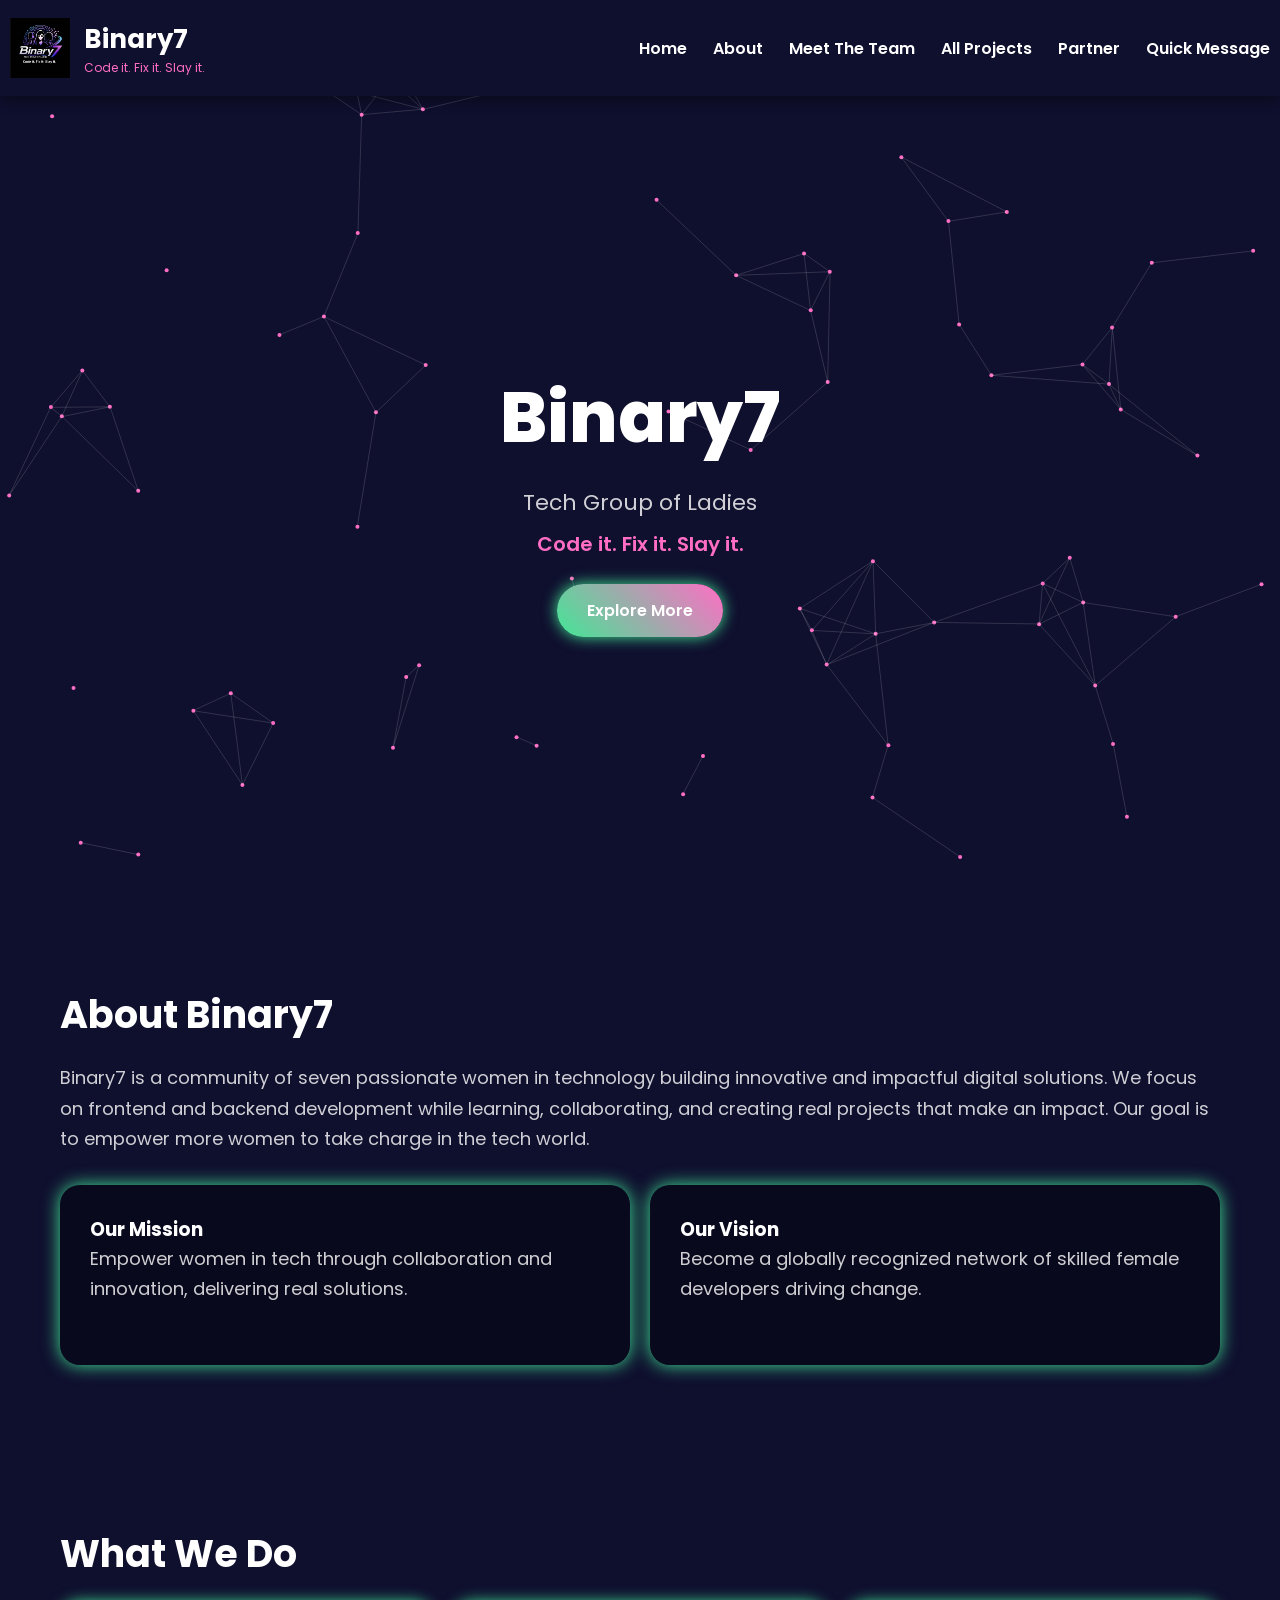
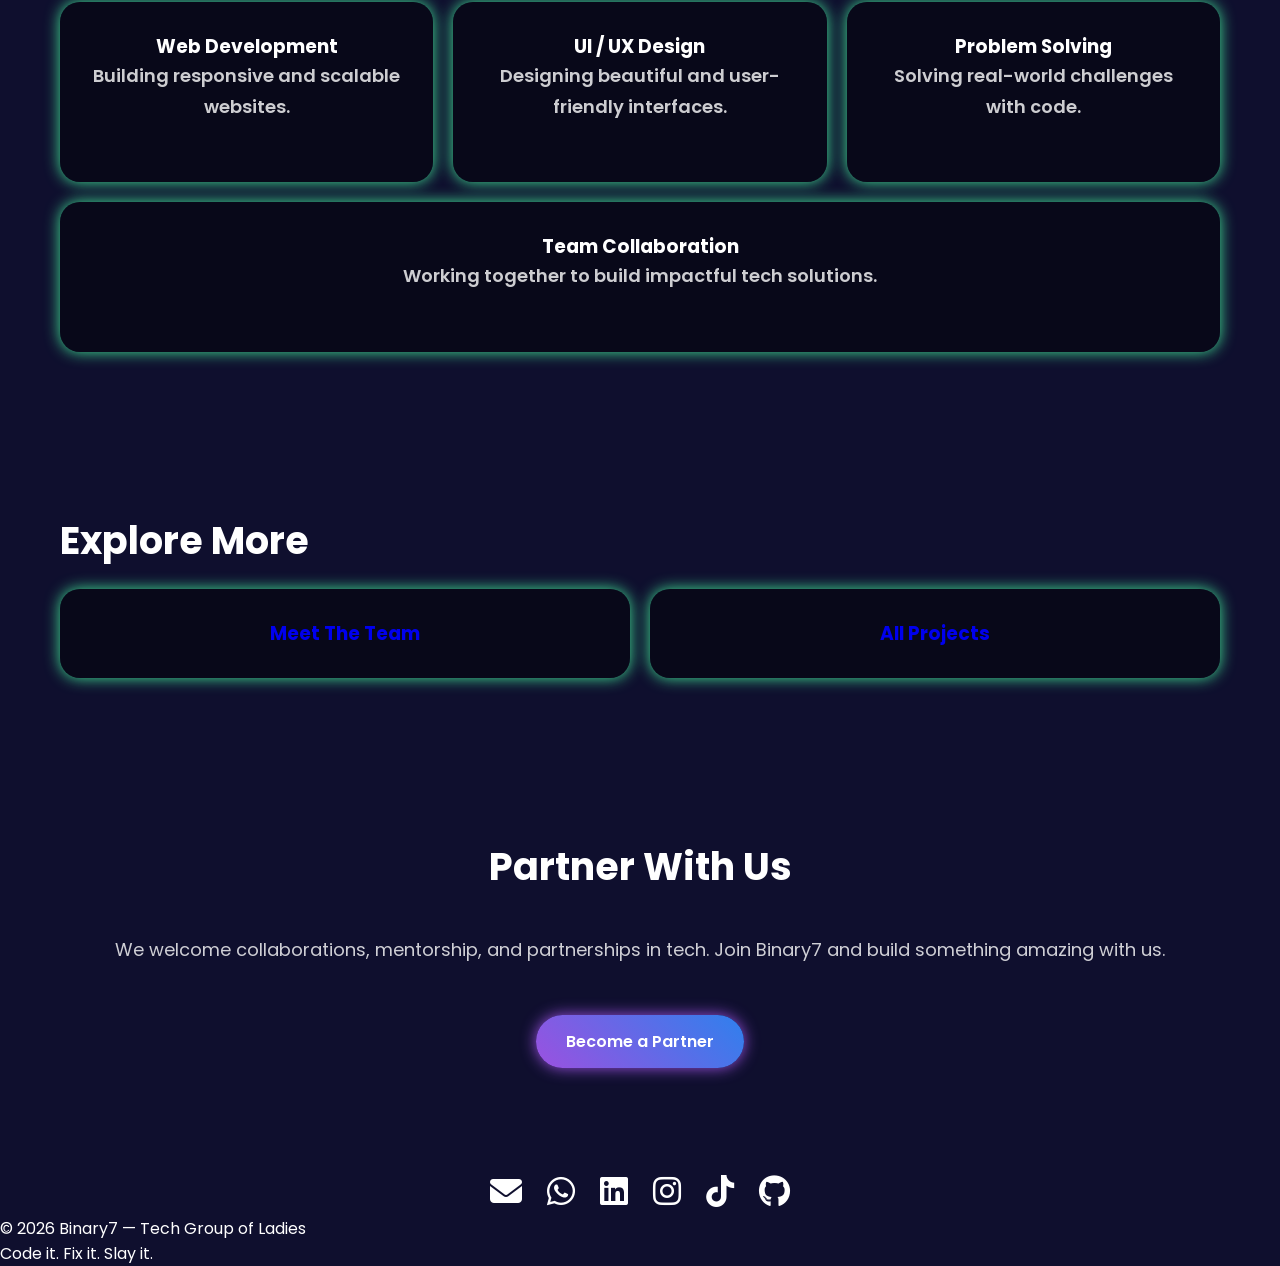
<file: index.html>
<!DOCTYPE html>
<html lang="en">

<head>
<meta charset="UTF-8">
<meta name="viewport" content="width=device-width, initial-scale=1.0">

<title>Binary7 | Code it. Fix it. Slay it.</title>

<link rel="stylesheet" href="index.css">

<!-- Google Font -->
<link href="https://fonts.googleapis.com/css2?family=Poppins:wght@300;400;500;600;700&display=swap" rel="stylesheet">

<!-- Font Awesome -->
<link rel="stylesheet"
href="https://cdnjs.cloudflare.com/ajax/libs/font-awesome/6.4.0/css/all.min.css">
<link rel="icon" type="img/jpeg" href="images/logo.jpg">
</head>


<body>


<!-- NAVBAR -->
<header>

<nav class="navbar">

<div class="logo">

<img src="images/logo.jpg" alt="Binary7 Logo">

<div class="logo-text">
<h2>Binary7</h2>
<p class="motto-small">Code it. Fix it. Slay it.</p>
</div>

</div>


<ul class="nav-links">

<li><a href="#home">Home</a></li>

<li><a href="#about">About</a></li>

<li><a href="team.html">Meet The Team</a></li>

<li><a href="project.html">All Projects</a></li>

<li><a href="#partner">Partner</a></li>

<li><a href="contact.html">Quick Message</a></li>

</ul>


<div class="hamburger" id="hamburger">

<span></span>
<span></span>
<span></span>

</div>

</nav>

</header>



<!-- HERO -->
<section class="hero" id="home">

<!-- animated network background -->
<canvas id="network-bg"></canvas>

<!-- floating shapes -->
<div class="floating-shapes"></div>


<h1 class="hero-title">Binary7</h1>

<p class="tagline">Tech Group of Ladies</p>

<h3 class="motto">
<span id="motto"></span>
</h3>


<div class="hero-buttons">

<a href="#about" class="btn">Explore More</a>


</div>

</section>



<!-- ABOUT -->
<section class="section" id="about">

<h2>About Binary7</h2>

<p>
Binary7 is a community of seven passionate women in technology building
innovative and impactful digital solutions. We focus on frontend and backend
development while learning, collaborating, and creating real projects that
make an impact. Our goal is to empower more women to take charge in the tech world.
</p>


<div class="mission-vision">

<div class="box">

<h3>Our Mission</h3>

<p>
Empower women in tech through collaboration and innovation,
delivering real solutions.
</p>

</div>


<div class="box">

<h3>Our Vision</h3>

<p>
Become a globally recognized network of skilled female
developers driving change.
</p>

</div>

</div>

</section>



<!-- WHAT WE DO -->

<section class="section dark" id="what-we-do">
  <h2>What We Do</h2>
  <div class="cards">
    <div class="card">
      <h3>Web Development</h3>
      <p>Building responsive and scalable websites.</p>
    </div>

    <div class="card">
      <h3>UI / UX Design</h3>
      <p>Designing beautiful and user-friendly interfaces.</p>
    </div>

    <div class="card">
      <h3>Problem Solving</h3>
      <p>Solving real-world challenges with code.</p>
    </div>

    <div class="card team-collab">
      <h3>Team Collaboration</h3>
      <p>Working together to build impactful tech solutions.</p>
    </div>
  </div>
</section>




<!-- EXPLORE MORE -->
<section class="section" id="explore-more">

<h2>Explore More</h2>

<div class="cards">

<a href="team.html" class="card">
<h3>Meet The Team</h3>
</a>


<a href="project.html" class="card">
<h3>All Projects</h3>
</a>


</div>

</section>



<!-- PARTNER  -->
<section class="section dark" id="partner">

<h2>Partner With Us</h2>

<p>
We welcome collaborations, mentorship, and partnerships in tech.
Join Binary7 and build something amazing with us.
</p>

<a href="contact.html" class="btn btn-secondary">Become a Partner</a>
</div>

</section>




<!-- FOOTER  -->



<div class="footer-social">

<a href="mailto:binary7coders@gmail.com">
<i class="fa-solid fa-envelope"></i>
</a>

<a href="https://wa.me/qr/BYS5XMZLQRIJO1" target="_blank">
<i class="fa-brands fa-whatsapp"></i>
</a>

<a href="https://www.linkedin.com/posts/binary8_binary8-womenintech-innovation-activity-7432585303149797377-0gck" target="_blank">
<i class="fa-brands fa-linkedin"></i>
</a>

<a href="https://www.instagram.com/binar7308" target="_blank">
<i class="fa-brands fa-instagram"></i>
</a>

<a href="https://www.tiktok.com/@binary7536" target="_blank">
<i class="fa-brands fa-tiktok"></i>
</a>

<a href="https://github.com/binary7" target="_blank">
<i class="fa-brands fa-github"></i>
</a>

</div>


<p class="copyright">
©️ 2026 Binary7 — Tech Group of Ladies
</p>

<p class="footer-motto">
Code it. Fix it. Slay it.
</p>

</footer>



<script src="index.js"></script>

</body>
</html>
</file>
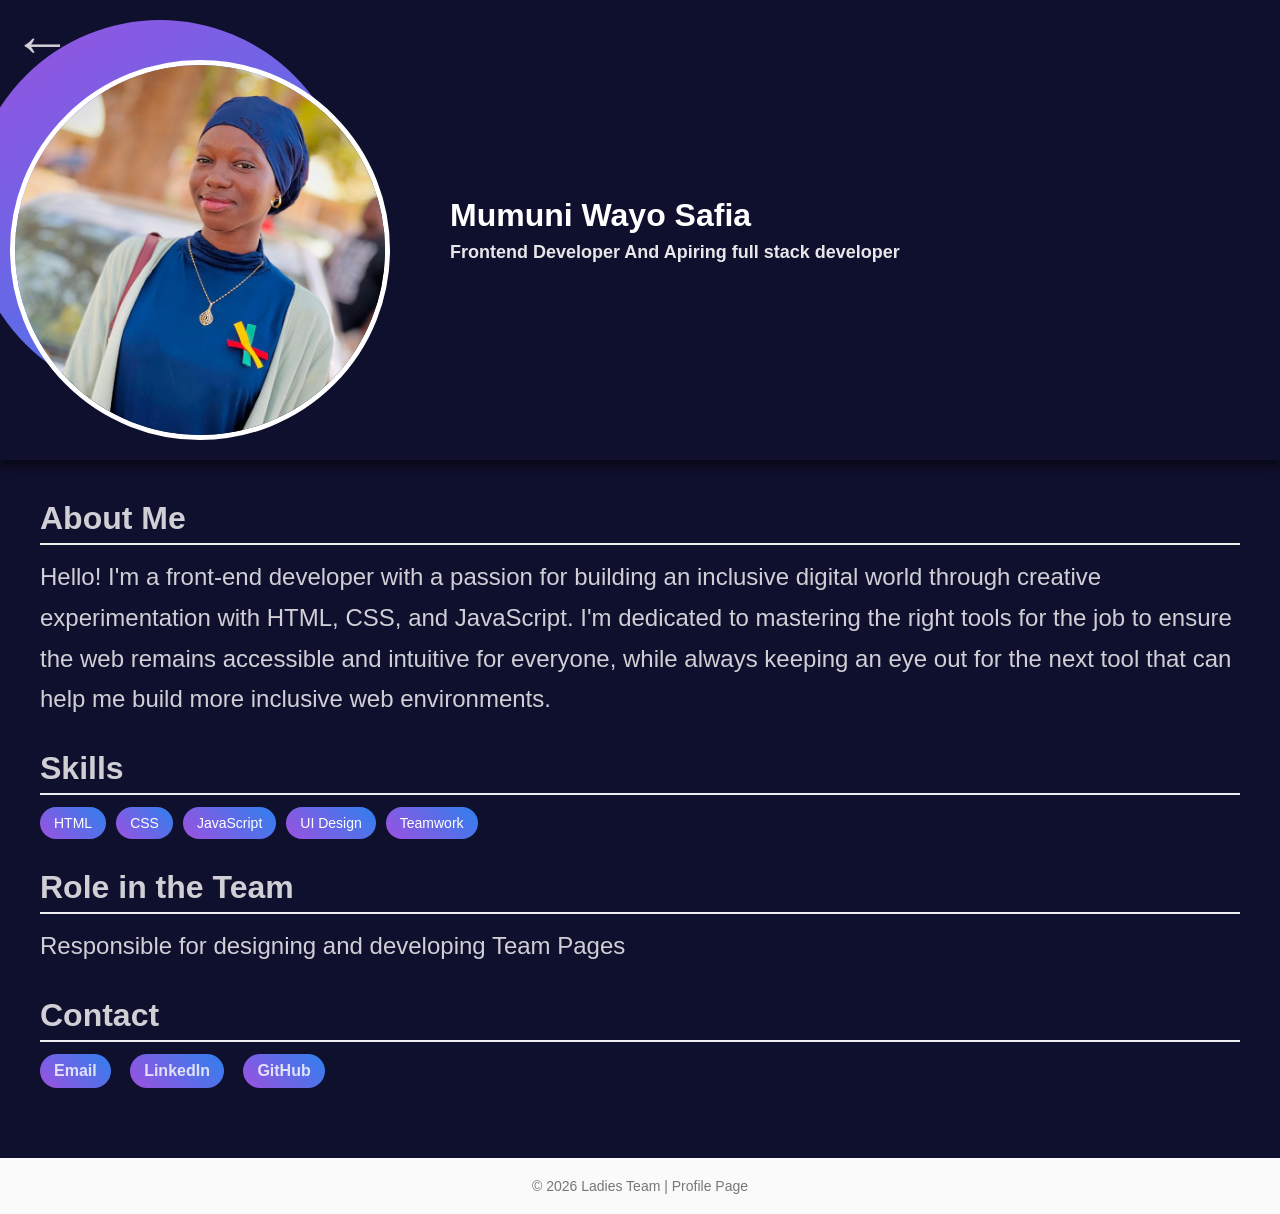
<file: profile1.html>
<!DOCTYPE html>
<html lang="en">
<head>
    <meta charset="UTF-8">
    <meta name="viewport" content="width=device-width, initial-scale=1.0">
    <title>Profile</title>

    <style>
        :root {
           --black-bg: #0f0f2e;
           --neon-pink: #ff6ec4;
           --neon-blue: #2f80ed;
           --neon-purple: #9b51e0;
           --white-trans: rgba(255,255,255,0.8);
        }
        * {
            margin: 0;
            padding: 0;
            box-sizing: border-box;
            font-family: Arial, Helvetica, sans-serif;
        }

        body {
            margin: 0;
            padding: 0;
            min-height: 100vh;
            background:#0f0f2e;
            padding: 0;
        }
        .back-btn{
            position: fixed;
            top: 20px;
            left: 20px;
            background: transparent;
            color: var(--white-trans);
            width: 45px;
            height: 45px;
            border-radius: 50%;
            font-size: 60px;
            font-weight: 700;
            display: flex;
            cursor: pointer;
            align-items: center;
            justify-content: center;
            text-decoration: none;
            transition: all 0.3s ease;
            z-index: 999;


        }
        .back-btn:hover{
         background: transparent;
            border-color: #fff;
            transform: scale(1.1);
        }

        .profile-container {
            max-width: 100%;
            margin: auto;
            background: transparent;
            border-radius: 10px;
            overflow: visible;
            box-shadow: 0 10px 25px rgba(0,0,0,0.1);
        }
        

        .profile-header {
            background: var(--black-bg);
            color: #fff;
            padding: 40px;
            display: flex;
            align-items: center;
            gap: 30px;
            width: 100%;
            box-sizing: border-box;
            justify-content: flex-start;
            position: relative;
            overflow: visible;
            min-height: 340px;
            box-shadow: 0 4px 12px rgba(0,0,0,0.7);
        }
        .profile-header::before{
            content: '';
            position: absolute;
            left: -30px;
            top: 20px;
            width: 380px;
            height: 380px;
            background: linear-gradient(145deg,#9b51e0,#2f80ed);
            border-radius: 50%;
            z-index: 0;
        }
        .profile-header::after{
            content: '';
            position: absolute;
            left: 160px;
            bottom: -100px;
            width: 220px;
            height: 220px;
            border-radius: 50%;
            z-index: 0;
        }

        .profile-header img {
            position: relative;
            width: 380px;
            height: 380px;
            left: -30px;
            top:20px;
            border-radius: 50%;
            object-fit: cover;
            object-position: top;
            border: 5px solid #fff;
            display: block;
            filter: drop-shadow(0 20px 40px rgbaa(0, 0, 0, 0.3));
            z-index: 0;
            flex-shrink: 0;
        }
        .profile-header > div{
            z-index: 1;
            margin-left: 0;
        }

        .profile-header h1 {
            font-size: 32px;
            font-weight: 800;
            margin-bottom: 8px;
        }

        .profile-header p {
            font-size: 18px;
            font-weight: 600;
            opacity: 0.9;
        }

        .profile-body {
            padding: 40px;
            position: relative;
            z-index: 3;
            color: #ffff;
        }

        .section {
            margin-bottom: 30px;
        }

        .section h2 {
            color: var(--white-trans);
            margin-bottom: 12px;
            border-bottom: 2px solid #eee;
            padding-bottom: 6px;
            font-size: 2em;
        }

        .section p {
            line-height: 1.7;
            color: var(--white-trans);
            font-size: 1.5em;
        }

        .skills {
            display: flex;
            flex-wrap: wrap;
            gap: 10px;
        }

        .skill {
            background: linear-gradient(45deg,#9b51e0,#2f80ed);
            color: #fff;
            padding: 8px 14px;
            border-radius: 20px;
            font-size: 14px;
        }

        .contact-info a {
            display: inline-block;
            margin-right: 15px;
            background: linear-gradient(45deg,#9b51e0,#2f80ed);
            color: var(--white-trans);
            text-decoration: none;
            font-weight: bold;
            border-radius: 20px;
            padding: 8px 14px;
        }

        .contact-info a:hover {
            transform: scale(1.05);
  box-shadow: 0 0 25px #ff6ec4;
        }

        footer {
            text-align: center;
            padding: 20px;
            background: #fafafa;
            color: #777;
            font-size: 14px;
        }
    </style>
</head>
<body>
    <a href="team.html" class="back-btn">&#8592;</a>


    <div class="profile-container">

        <!-- Header -->
        <div class="profile-header">
            <img src="images/safia.jpeg" alt="Profile Picture">
            <div>
                <h1>Mumuni Wayo Safia</h1>
                <p>Frontend Developer And Apiring full stack developer</p>
            </div>
        </div>

        <!-- Body -->
        <div class="profile-body">

            <!-- About -->
            <div class="section">
                <h2>About Me</h2>
                <p>
                    Hello! I'm a front-end developer with a passion for building an inclusive digital world through creative experimentation 
                    with HTML, CSS, and JavaScript.
                     I'm dedicated to mastering the right tools for the job to ensure the web remains accessible and intuitive for everyone,
                      while always keeping an eye out for the next tool that can help me build more inclusive web environments.
                </p>
            </div>

            <!-- Skills -->
            <div class="section">
                <h2>Skills</h2>
                <div class="skills">
                    <span class="skill">HTML</span>
                    <span class="skill">CSS</span>
                    <span class="skill">JavaScript</span>
                    <span class="skill">UI Design</span>
                    <span class="skill">Teamwork</span>
                </div>
            </div>

            <!-- Projects / Role -->
            <div class="section">
                <h2>Role in the Team</h2>
                <p>
                    Responsible for designing and developing Team Pages
                </p>
            </div>

            <!-- Contact -->
            <div class="section contact-info">
                <h2>Contact</h2>
                <a href="mailto:Wayosafia53@gmail.com">Email</a>
                <a href="https://www.linkedin.com/in/wayo-safia-5b630035a?">LinkedIn</a>
                <a href="https://github.com/wayosafia">GitHub</a>
            </div>

        </div>

        <footer>
            ©️ 2026 Ladies Team | Profile Page
        </footer>

    </div>

</body>
</html>
</file>
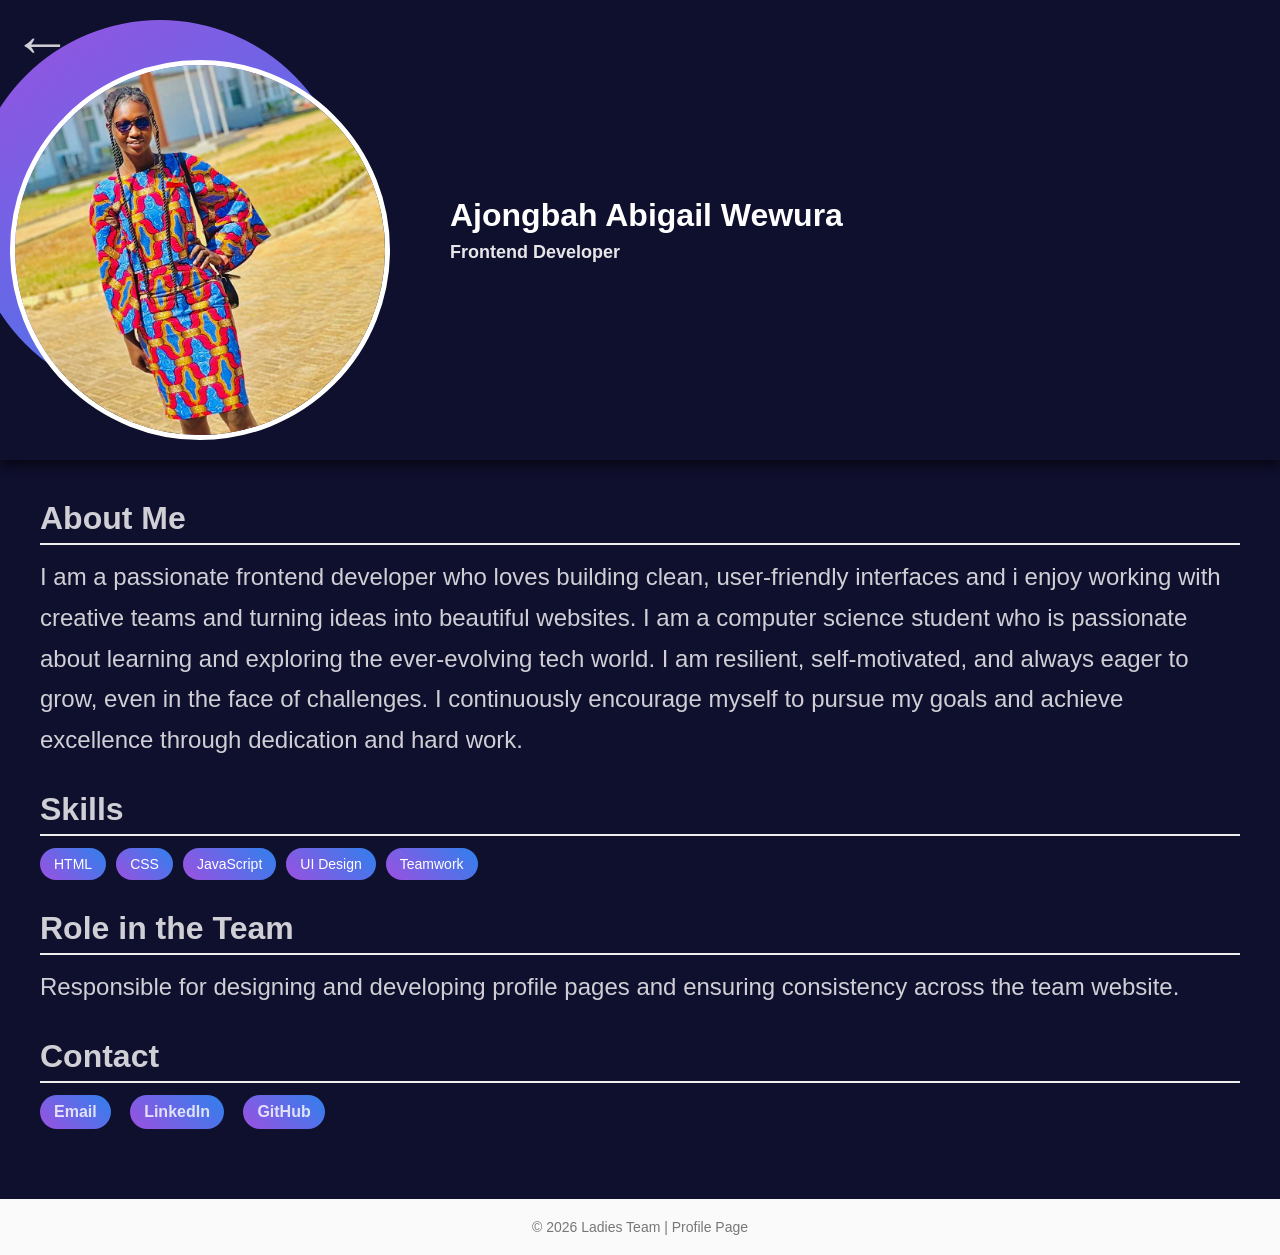
<file: profile2.html>
<!DOCTYPE html>
<html lang="en">
<head>
    <meta charset="UTF-8">
    <meta name="viewport" content="width=device-width, initial-scale=1.0">
    <title>Profile</title>

    <style>
        :root {
           --black-bg: #0f0f2e;
           --neon-pink: #ff6ec4;
           --neon-blue: #2f80ed;
           --neon-purple: #9b51e0;
           --white-trans: rgba(255,255,255,0.8);
        }
        * {
            margin: 0;
            padding: 0;
            box-sizing: border-box;
            font-family: Arial, Helvetica, sans-serif;
        }

        body {
            margin: 0;
            padding: 0;
            min-height: 100vh;
            background:#0f0f2e;
            padding: 0;
        }
        .back-btn{
            position: fixed;
            top: 20px;
            left: 20px;
            background: transparent;
            color: var(--white-trans);
            width: 45px;
            height: 45px;
            border-radius: 50%;
            font-size: 60px;
            font-weight: 700;
            display: flex;
            cursor: pointer;
            align-items: center;
            justify-content: center;
            text-decoration: none;
            transition: all 0.3s ease;
            z-index: 999;


        }
        .back-btn:hover{
         background: transparent;
            border-color: #fff;
            transform: scale(1.1);
        }

        .profile-container {
            max-width: 100%;
            margin: auto;
            background: transparent;
            border-radius: 10px;
            overflow: visible;
            box-shadow: 0 10px 25px rgba(0,0,0,0.1);
        }
        

        .profile-header {
            background: var(--black-bg);
            color: #fff;
            padding: 40px;
            display: flex;
            align-items: center;
            gap: 30px;
            width: 100%;
            box-sizing: border-box;
            justify-content: flex-start;
            position: relative;
            overflow: visible;
            min-height: 340px;
            box-shadow: 0 4px 12px rgba(0,0,0,0.7);
        }
        .profile-header::before{
            content: '';
            position: absolute;
            left: -30px;
            top: 20px;
            width: 380px;
            height: 380px;
            background: linear-gradient(145deg,#9b51e0,#2f80ed);
            border-radius: 50%;
            z-index: 0;
        }
        .profile-header::after{
            content: '';
            position: absolute;
            left: 160px;
            bottom: -100px;
            width: 220px;
            height: 220px;
            border-radius: 50%;
            z-index: 0;
        }

        .profile-header img {
            position: relative;
            width: 380px;
            height: 380px;
            left: -30px;
            top:20px;
            border-radius: 50%;
            object-fit: cover;
            object-position: top;
            border: 5px solid #fff;
            display: block;
            filter: drop-shadow(0 20px 40px rgbaa(0, 0, 0, 0.3));
            z-index: 0;
            flex-shrink: 0;
        }
        .profile-header > div{
            z-index: 1;
            margin-left: 0;
        }

        .profile-header h1 {
            font-size: 32px;
            font-weight: 800;
            margin-bottom: 8px;
        }

        .profile-header p {
            font-size: 18px;
            font-weight: 600;
            opacity: 0.9;
        }

        .profile-body {
            padding: 40px;
            position: relative;
            z-index: 3;
            color: #ffff;
        }

        .section {
            margin-bottom: 30px;
        }

        .section h2 {
            color: var(--white-trans);
            margin-bottom: 12px;
            border-bottom: 2px solid #eee;
            padding-bottom: 6px;
            font-size: 2em;
        }

        .section p {
            line-height: 1.7;
            color: var(--white-trans);
            font-size: 1.5em;
        }

        .skills {
            display: flex;
            flex-wrap: wrap;
            gap: 10px;
        }

        .skill {
            background: linear-gradient(45deg,#9b51e0,#2f80ed);
            color: #fff;
            padding: 8px 14px;
            border-radius: 20px;
            font-size: 14px;
        }

        .contact-info a {
            display: inline-block;
            margin-right: 15px;
            background: linear-gradient(45deg,#9b51e0,#2f80ed);
            color: var(--white-trans);
            text-decoration: none;
            font-weight: bold;
            border-radius: 20px;
            padding: 8px 14px;
        }

        .contact-info a:hover {
            transform: scale(1.05);
  box-shadow: 0 0 25px #ff6ec4;
        }

        footer {
            text-align: center;
            padding: 20px;
            background: #fafafa;
            color: #777;
            font-size: 14px;
        }
    </style>
</head>
<body>
    <a href="team.html" class="back-btn">&#8592;</a>


    <div class="profile-container">

        <!-- Header -->
        <div class="profile-header">
            <img src="images/abigail.jpg" alt="Profile Picture">
            <div>
                <h1>Ajongbah Abigail Wewura</h1>
                <p>Frontend Developer</p>
            </div>
        </div>

        <!-- Body -->
        <div class="profile-body">

            <!-- About -->
            <div class="section">
                <h2>About Me</h2>
                <p>
                    I am a passionate frontend developer who loves building clean, user-friendly interfaces and
                    i enjoy working with creative teams and turning ideas into beautiful websites.
                    I am a computer science student who is passionate about learning and exploring the ever-evolving tech world. 
                    I am resilient, self-motivated, and always eager to grow, even in the face of challenges.
                   I continuously encourage myself to pursue my goals and achieve excellence through dedication and hard work.
                </p>
            </div>

            <!-- Skills -->
            <div class="section">
                <h2>Skills</h2>
                <div class="skills">
                    <span class="skill">HTML</span>
                    <span class="skill">CSS</span>
                    <span class="skill">JavaScript</span>
                    <span class="skill">UI Design</span>
                    <span class="skill">Teamwork</span>
                </div>
            </div>

            <!-- Projects / Role -->
            <div class="section">
                <h2>Role in the Team</h2>
                <p>
                    Responsible for designing and developing profile pages
                    and ensuring consistency across the team website.
                </p>
            </div>

            <!-- Contact -->
            <div class="section contact-info">
                <h2>Contact</h2>
                <a href="mailto:abigailwewuraajongbah@gmail.com">Email</a>
                <a href="https://www.linkedin.com/in/abigail-wewura-ajongbah">LinkedIn</a>
                <a href="https://github.com/abigailwewuraajongbah-dotcom">GitHub</a>
            </div>

        </div>

        <footer>
            ©️ 2026 Ladies Team | Profile Page
        </footer>

    </div>

</body>
</html>
</file>
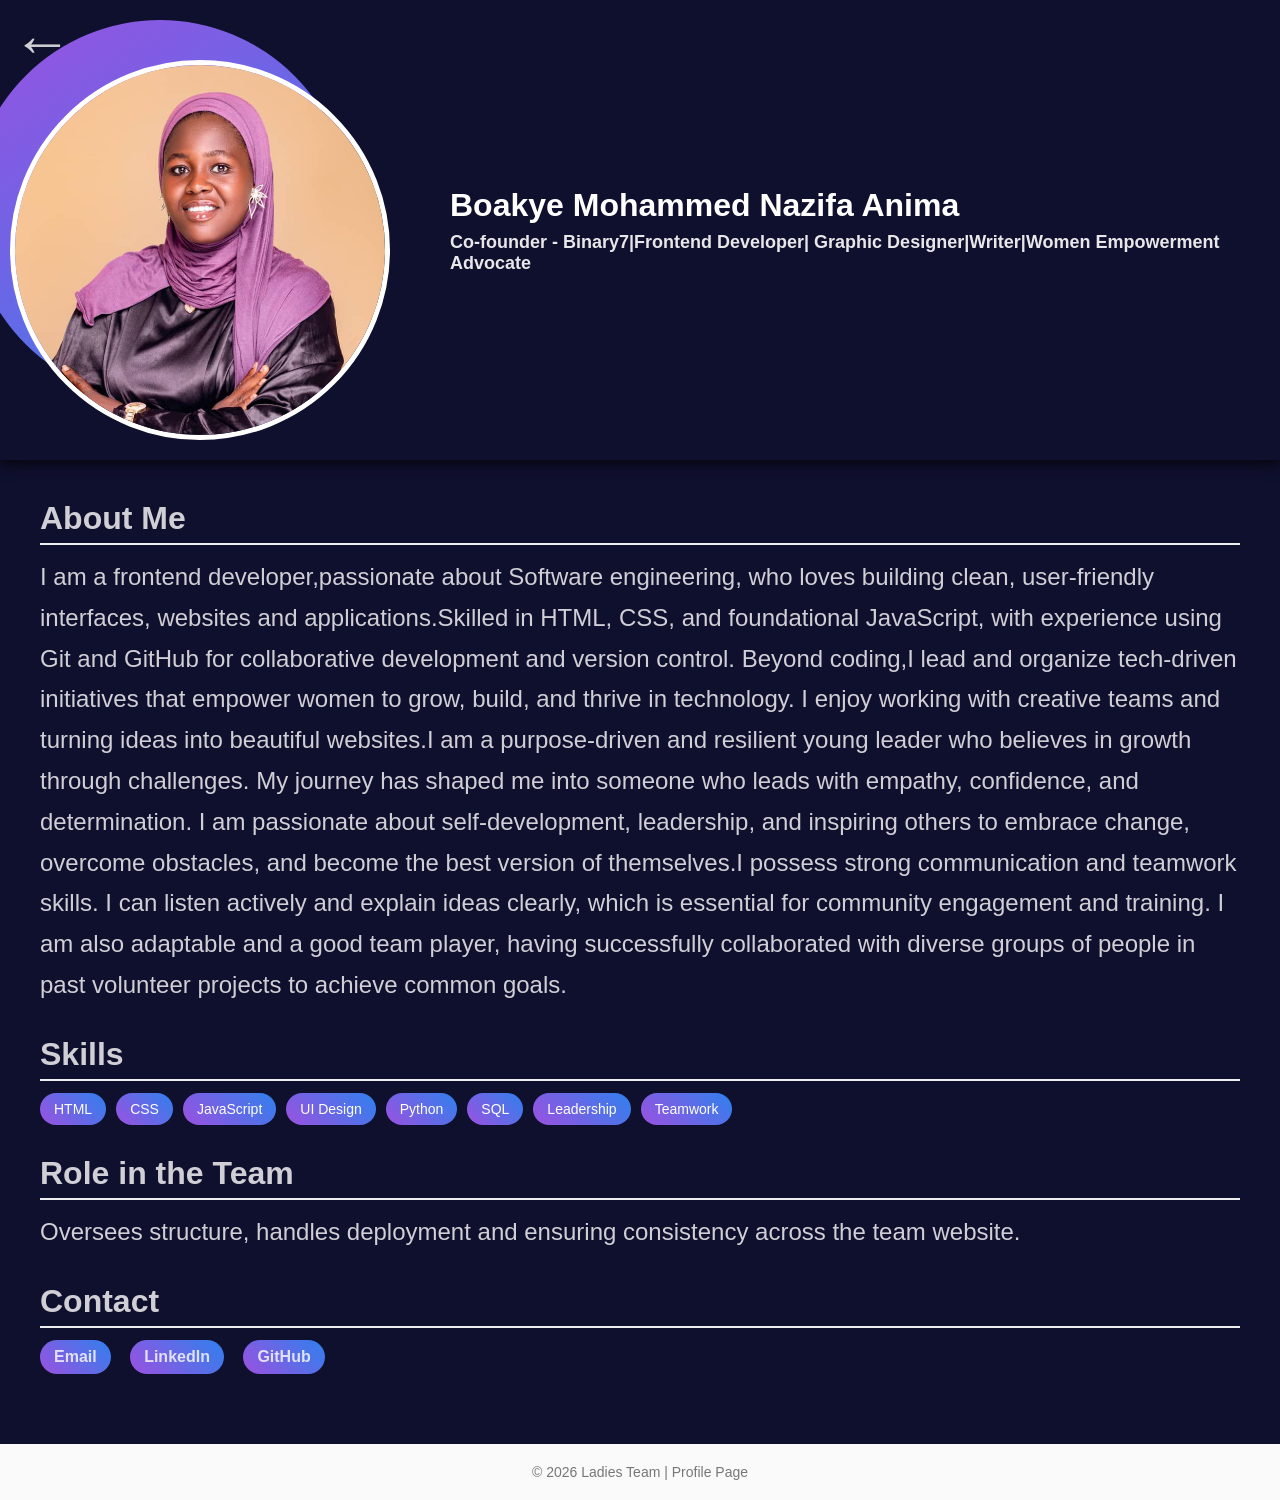
<file: profile3.html>
<!DOCTYPE html>
<html lang="en">
<head>
    <meta charset="UTF-8">
    <meta name="viewport" content="width=device-width, initial-scale=1.0">
    <title>Profile</title>

    <style>
        :root {
           --black-bg: #0f0f2e;
           --neon-pink: #ff6ec4;
           --neon-blue: #2f80ed;
           --neon-purple: #9b51e0;
           --white-trans: rgba(255,255,255,0.8);
        }
        * {
            margin: 0;
            padding: 0;
            box-sizing: border-box;
            font-family: Arial, Helvetica, sans-serif;
        }

        body {
            margin: 0;
            padding: 0;
            min-height: 100vh;
            background:#0f0f2e;
            padding: 0;
        }
        .back-btn{
            position: fixed;
            top: 20px;
            left: 20px;
            background: transparent;
            color: var(--white-trans);
            width: 45px;
            height: 45px;
            border-radius: 50%;
            font-size: 60px;
            font-weight: 700;
            display: flex;
            cursor: pointer;
            align-items: center;
            justify-content: center;
            text-decoration: none;
            transition: all 0.3s ease;
            z-index: 999;


        }
        .back-btn:hover{
         background: transparent;
            border-color: #fff;
            transform: scale(1.1);
        }

        .profile-container {
            max-width: 100%;
            margin: auto;
            background: transparent;
            border-radius: 10px;
            overflow: visible;
            box-shadow: 0 10px 25px rgba(0,0,0,0.1);
        }
        

        .profile-header {
            background: var(--black-bg);
            color: #fff;
            padding: 40px;
            display: flex;
            align-items: center;
            gap: 30px;
            width: 100%;
            box-sizing: border-box;
            justify-content: flex-start;
            position: relative;
            overflow: visible;
            min-height: 340px;
            box-shadow: 0 4px 12px rgba(0,0,0,0.7);
        }
        .profile-header::before{
            content: '';
            position: absolute;
            left: -30px;
            top: 20px;
            width: 380px;
            height: 380px;
            background: linear-gradient(145deg,#9b51e0,#2f80ed);
            border-radius: 50%;
            z-index: 0;
        }
        .profile-header::after{
            content: '';
            position: absolute;
            left: 160px;
            bottom: -100px;
            width: 220px;
            height: 220px;
            border-radius: 50%;
            z-index: 0;
        }

        .profile-header img {
            position: relative;
            width: 380px;
            height: 380px;
            left: -30px;
            top:20px;
            border-radius: 50%;
            object-fit: cover;
            object-position: top;
            border: 5px solid #fff;
            display: block;
            filter: drop-shadow(0 20px 40px rgbaa(0, 0, 0, 0.3));
            z-index: 0;
            flex-shrink: 0;
        }
        .profile-header > div{
            z-index: 1;
            margin-left: 0;
        }

        .profile-header h1 {
            font-size: 32px;
            font-weight: 800;
            margin-bottom: 8px;
        }

        .profile-header p {
            font-size: 18px;
            font-weight: 600;
            opacity: 0.9;
        }

        .profile-body {
            padding: 40px;
            position: relative;
            z-index: 3;
            color: #ffff;
        }

        .section {
            margin-bottom: 30px;
        }

        .section h2 {
            color: var(--white-trans);
            margin-bottom: 12px;
            border-bottom: 2px solid #eee;
            padding-bottom: 6px;
            font-size: 2em;
        }

        .section p {
            line-height: 1.7;
            color: var(--white-trans);
            font-size: 1.5em;
        }

        .skills {
            display: flex;
            flex-wrap: wrap;
            gap: 10px;
        }

        .skill {
            background: linear-gradient(45deg,#9b51e0,#2f80ed);
            color: #fff;
            padding: 8px 14px;
            border-radius: 20px;
            font-size: 14px;
        }

        .contact-info a {
            display: inline-block;
            margin-right: 15px;
            background: linear-gradient(45deg,#9b51e0,#2f80ed);
            color: var(--white-trans);
            text-decoration: none;
            font-weight: bold;
            border-radius: 20px;
            padding: 8px 14px;
        }

        .contact-info a:hover {
            transform: scale(1.05);
  box-shadow: 0 0 25px #ff6ec4;
        }

        footer {
            text-align: center;
            padding: 20px;
            background: #fafafa;
            color: #777;
            font-size: 14px;
        }
    </style>
</head>
<body>
<a href="team.html" class="back-btn">&#8592;</a>

    <div class="profile-container">

        <!-- Header -->
        <div class="profile-header">
            <img src="images/nazifa1.jpeg" alt="Profile Picture">
            <div>
                <h1>Boakye Mohammed Nazifa Anima</h1>
                <p>Co-founder - Binary7|Frontend Developer| Graphic Designer|Writer|Women Empowerment Advocate </p>
            </div>
        </div>

        <!-- Body -->
        <div class="profile-body">

            <!-- About -->
            <div class="section">
                <h2>About Me</h2>
                <p>
                    I am a frontend developer,passionate about Software engineering, who loves building clean,
                    user-friendly interfaces, websites and applications.Skilled in HTML, CSS, and foundational JavaScript, with experience using Git
                     and GitHub for collaborative development and version control.
                     Beyond coding,I lead and organize tech-driven initiatives that empower women to grow, build, and thrive in technology. I enjoy working with creative teams
                    and turning ideas into beautiful websites.I am a purpose-driven and resilient young leader who believes 
                    in growth through challenges. My journey has shaped me into someone who leads with empathy, confidence, and determination. 
                    I am passionate about self-development, leadership, and inspiring others to embrace change, 
                    overcome obstacles, and become the best version of themselves.I possess strong communication and teamwork skills.
                    I can listen actively and explain ideas clearly,
                     which is essential for community engagement and training.
                     I am also adaptable and a good team player,
                     having successfully collaborated with diverse groups of people in past volunteer projects to achieve common goals.

                </p>
            </div>

            <!-- Skills -->
            <div class="section">
                <h2>Skills</h2>
                <div class="skills">
                    <span class="skill">HTML</span>
                    <span class="skill">CSS</span>
                    <span class="skill">JavaScript</span>
                    <span class="skill">UI Design</span>
                    <span class="skill">Python</span>
                    <span class="skill">SQL</span>
                    <span class="skill">Leadership</span>
                    <span class="skill">Teamwork</span>
                </div>
            </div>

            <!-- Projects / Role -->
            <div class="section">
                <h2>Role in the Team</h2>
                <p>
                    Oversees structure, handles deployment
                    and ensuring consistency across the team website.
                </p>
            </div>

            <!-- Contact -->
            <div class="section contact-info">
                <h2>Contact</h2>
                <a href="mailto:mohammednazifa431@gmail.com">Email</a>
                <a href="https://www.linkedin.com/in/boakye-mohammed-nazifa-anima">LinkedIn</a>
                <a href="https://github.com/Ohemaa-anima">GitHub</a>
            </div>

        </div>

        <footer>
            ©️ 2026 Ladies Team | Profile Page
        </footer>

    </div>

</body>
</html>
</file>
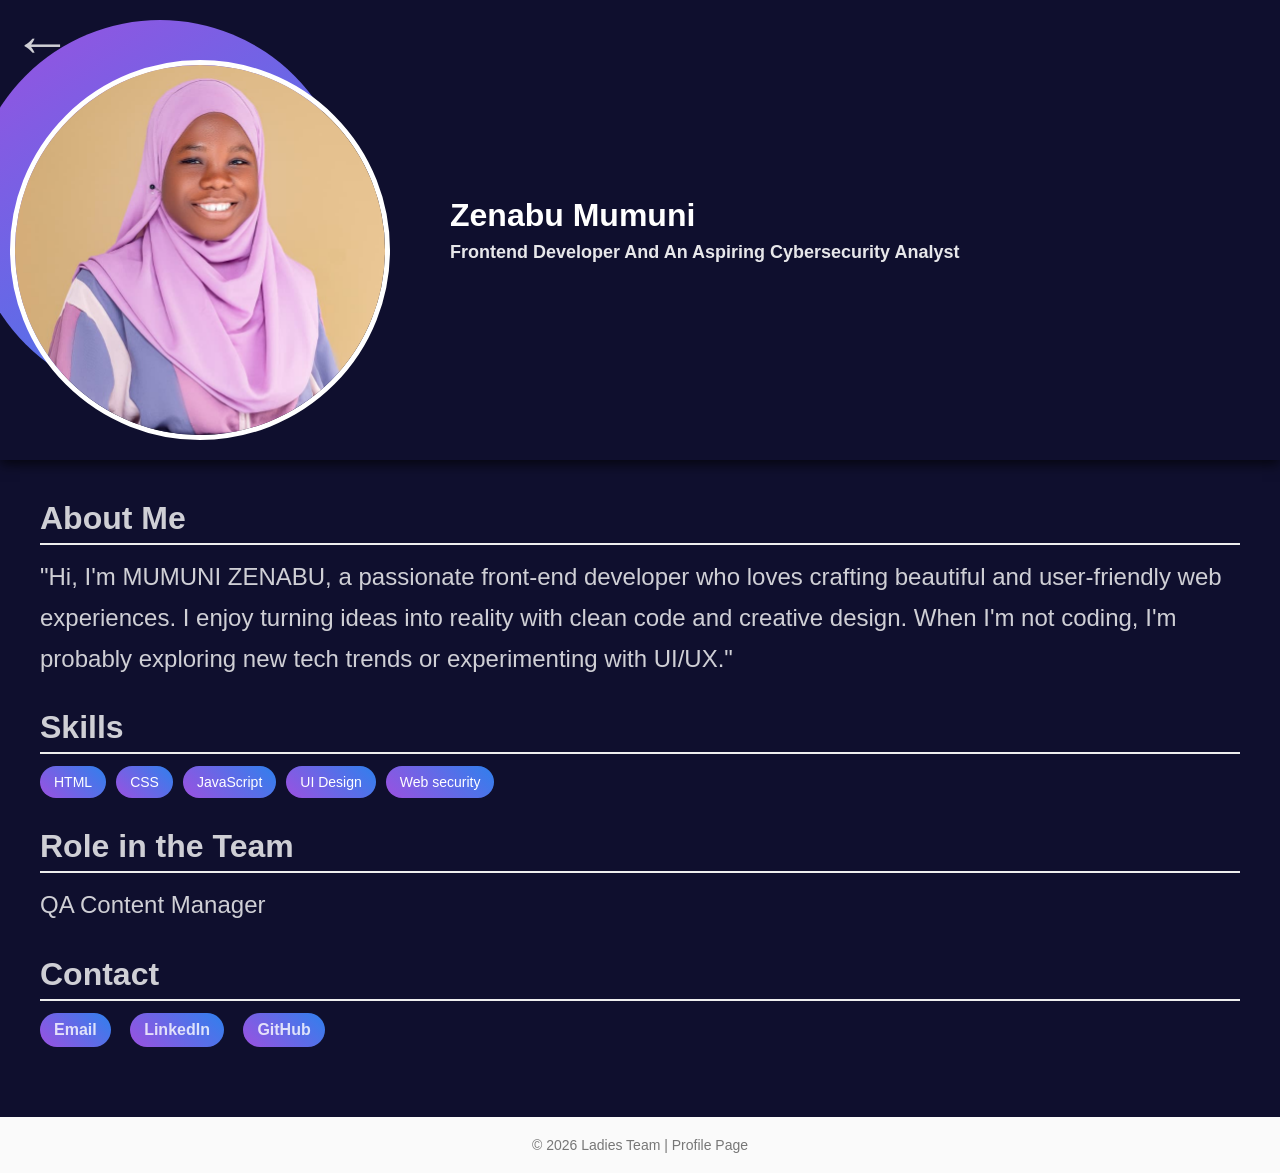
<file: profile4.html>
<!DOCTYPE html>
<html lang="en">
<head>
    <meta charset="UTF-8">
    <meta name="viewport" content="width=device-width, initial-scale=1.0">
    <title>Profile</title>

    <style>
       :root {
           --black-bg: #0f0f2e;
           --neon-pink: #ff6ec4;
           --neon-blue: #2f80ed;
           --neon-purple: #9b51e0;
           --white-trans: rgba(255,255,255,0.8);
        }
        * {
            margin: 0;
            padding: 0;
            box-sizing: border-box;
            font-family: Arial, Helvetica, sans-serif;
        }

        body {
            margin: 0;
            padding: 0;
            min-height: 100vh;
            background:#0f0f2e;
            padding: 0;
        }
        .back-btn{
            position: fixed;
            top: 20px;
            left: 20px;
            background: transparent;
            color: var(--white-trans);
            width: 45px;
            height: 45px;
            border-radius: 50%;
            font-size: 60px;
            font-weight: 700;
            display: flex;
            cursor: pointer;
            align-items: center;
            justify-content: center;
            text-decoration: none;
            transition: all 0.3s ease;
            z-index: 999;


        }
        .back-btn:hover{
         background: transparent;
            border-color: #fff;
            transform: scale(1.1);
        }

        .profile-container {
            max-width: 100%;
            margin: auto;
            background: transparent;
            border-radius: 10px;
            overflow: visible;
            box-shadow: 0 10px 25px rgba(0,0,0,0.1);
        }
        

        .profile-header {
            background: var(--black-bg);
            color: #fff;
            padding: 40px;
            display: flex;
            align-items: center;
            gap: 30px;
            width: 100%;
            box-sizing: border-box;
            justify-content: flex-start;
            position: relative;
            overflow: visible;
            min-height: 340px;
            box-shadow: 0 4px 12px rgba(0,0,0,0.7);
        }
        .profile-header::before{
            content: '';
            position: absolute;
            left: -30px;
            top: 20px;
            width: 380px;
            height: 380px;
            background: linear-gradient(145deg,#9b51e0,#2f80ed);
            border-radius: 50%;
            z-index: 0;
        }
        .profile-header::after{
            content: '';
            position: absolute;
            left: 160px;
            bottom: -100px;
            width: 220px;
            height: 220px;
            border-radius: 50%;
            z-index: 0;
        }

        .profile-header img {
            position: relative;
            width: 380px;
            height: 380px;
            left: -30px;
            top:20px;
            border-radius: 50%;
            object-fit: cover;
            object-position: top;
            border: 5px solid #fff;
            display: block;
            filter: drop-shadow(0 20px 40px rgbaa(0, 0, 0, 0.3));
            z-index: 0;
            flex-shrink: 0;
        }
        .profile-header > div{
            z-index: 1;
            margin-left: 0;
        }

        .profile-header h1 {
            font-size: 32px;
            font-weight: 800;
            margin-bottom: 8px;
        }

        .profile-header p {
            font-size: 18px;
            font-weight: 600;
            opacity: 0.9;
        }

        .profile-body {
            padding: 40px;
            position: relative;
            z-index: 3;
            color: #ffff;
        }

        .section {
            margin-bottom: 30px;
        }

        .section h2 {
            color: var(--white-trans);
            margin-bottom: 12px;
            border-bottom: 2px solid #eee;
            padding-bottom: 6px;
            font-size: 2em;
        }

        .section p {
            line-height: 1.7;
            color: var(--white-trans);
            font-size: 1.5em;
        }

        .skills {
            display: flex;
            flex-wrap: wrap;
            gap: 10px;
        }

        .skill {
            background: linear-gradient(45deg,#9b51e0,#2f80ed);
            color: #fff;
            padding: 8px 14px;
            border-radius: 20px;
            font-size: 14px;
        }

        .contact-info a {
            display: inline-block;
            margin-right: 15px;
            background: linear-gradient(45deg,#9b51e0,#2f80ed);
            color: var(--white-trans);
            text-decoration: none;
            font-weight: bold;
            border-radius: 20px;
            padding: 8px 14px;
        }

        .contact-info a:hover {
            transform: scale(1.05);
  box-shadow: 0 0 25px #ff6ec4;
        }

        footer {
            text-align: center;
            padding: 20px;
            background: #fafafa;
            color: #777;
            font-size: 14px;
        }
    </style>
</head>
<body>
    <a href="team.html" class="back-btn">&#8592;</a>


    <div class="profile-container">

        <!-- Header -->
        <div class="profile-header">
            <img src="images/zeinab.jpg" alt="Profile Picture">
            <div>
                <h1>Zenabu Mumuni</h1>
                <p>Frontend Developer And An Aspiring Cybersecurity Analyst</p>
            </div>
        </div>

        <!-- Body -->
        <div class="profile-body">

            <!-- About -->
            <div class="section">
                <h2>About Me</h2>
                <p>
                    "Hi, I'm MUMUNI ZENABU, a passionate front-end developer who loves crafting beautiful and user-friendly web experiences.
                     I enjoy turning ideas into reality with clean code and creative design. When I'm not coding,
                      I'm probably exploring new tech trends or experimenting with UI/UX."


                </p>
            </div>

            <!-- Skills -->
            <div class="section">
                <h2>Skills</h2>
                <div class="skills">
                    <span class="skill">HTML</span>
                    <span class="skill">CSS</span>
                    <span class="skill">JavaScript</span>
                    <span class="skill">UI Design</span>
                    <span class="skill">Web security</span>
                </div>
            </div>

            <!-- Projects / Role -->
            <div class="section">
                <h2>Role in the Team</h2>
                <p>
                    QA Content Manager
                </p>
            </div>

            <!-- Contact -->
            <div class="section contact-info">
                <h2>Contact</h2>
                <a href="mailto:mumunizenabu73@gmail.com">Email</a>
                <a href="https://linkedin.com/in/mumuni-zenabu-7951a03b3">LinkedIn</a>
                <a href="https://github.com/mumunizenabu73-creator/web-dev">GitHub</a>
            </div>

        </div>

        <footer>
            ©️ 2026 Ladies Team | Profile Page
        </footer>

    </div>

</body>
</html>
</file>
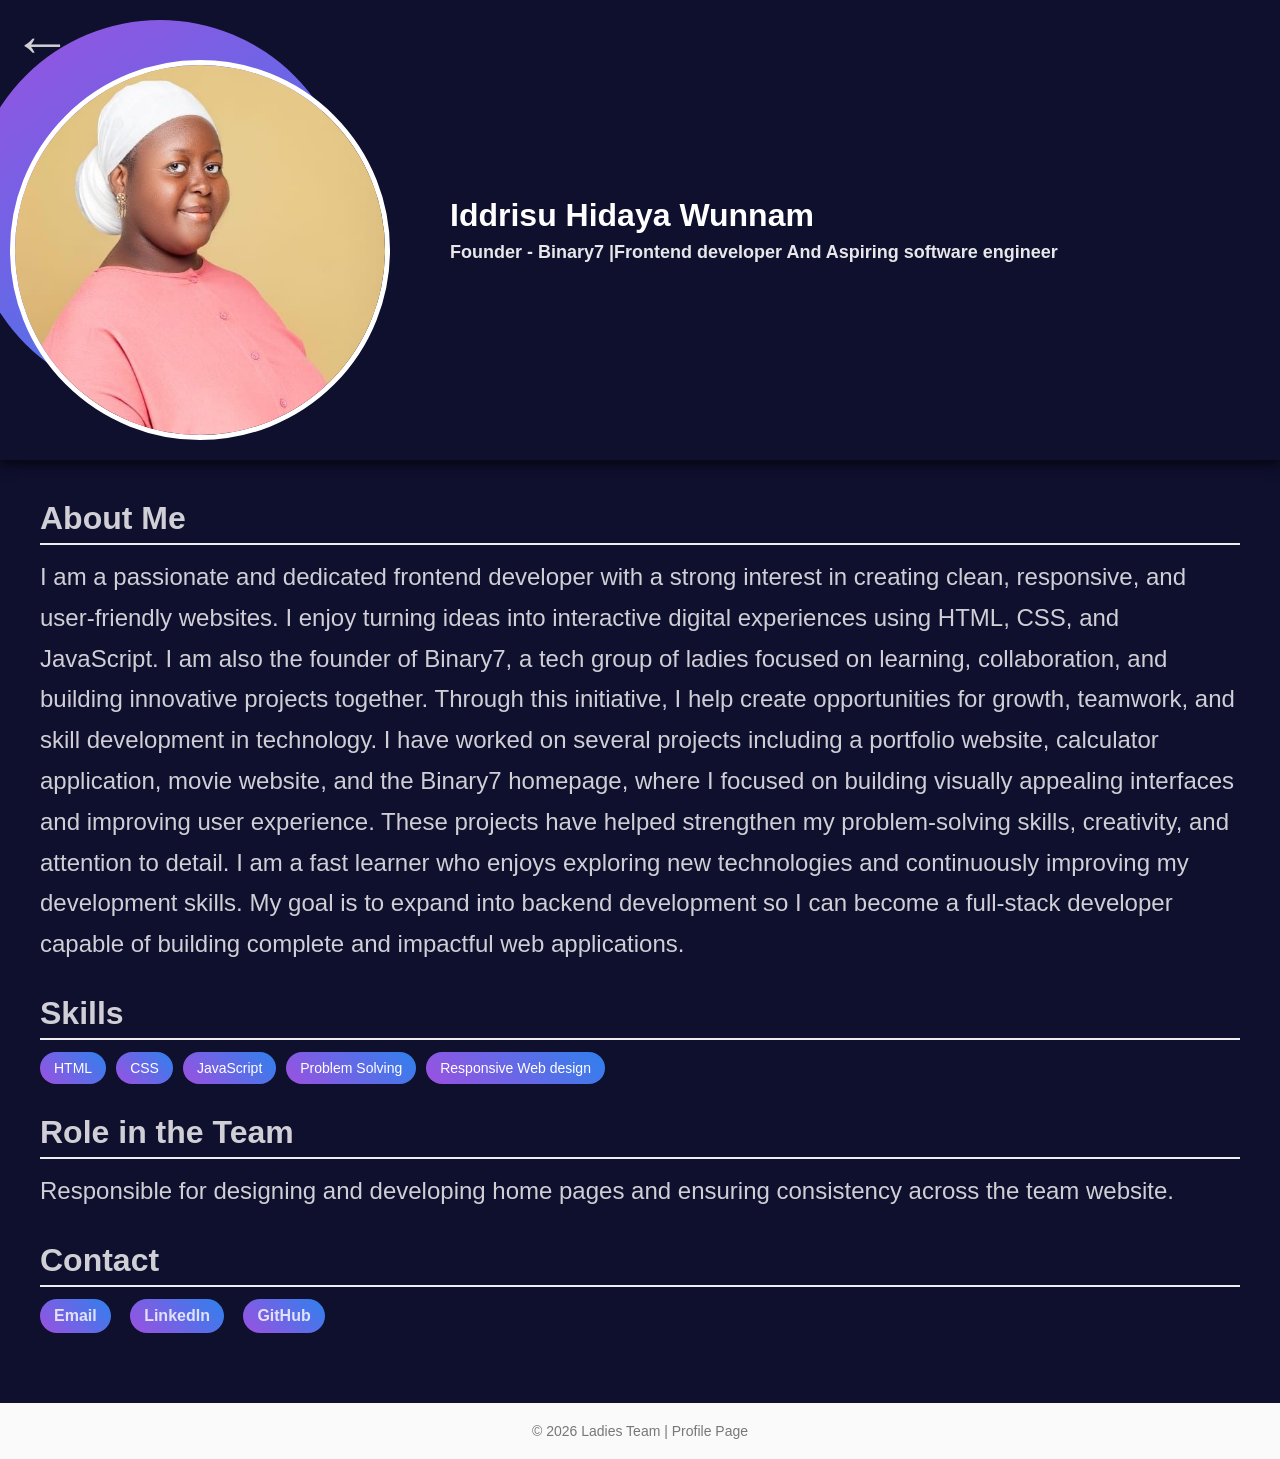
<file: profile5.html>
<!DOCTYPE html>
<html lang="en">
<head>
    <meta charset="UTF-8">
    <meta name="viewport" content="width=device-width, initial-scale=1.0">
    <title>Profile</title>

    <style>
        :root {
           --black-bg: #0f0f2e;
           --neon-pink: #ff6ec4;
           --neon-blue: #2f80ed;
           --neon-purple: #9b51e0;
           --white-trans: rgba(255,255,255,0.8);
        }
        * {
            margin: 0;
            padding: 0;
            box-sizing: border-box;
            font-family: Arial, Helvetica, sans-serif;
        }

        body {
            margin: 0;
            padding: 0;
            min-height: 100vh;
            background:#0f0f2e;
            padding: 0;
        }
        .back-btn{
            position: fixed;
            top: 20px;
            left: 20px;
            background: transparent;
            color: var(--white-trans);
            width: 45px;
            height: 45px;
            border-radius: 50%;
            font-size: 60px;
            font-weight: 700;
            display: flex;
            cursor: pointer;
            align-items: center;
            justify-content: center;
            text-decoration: none;
            transition: all 0.3s ease;
            z-index: 999;


        }
        .back-btn:hover{
         background: transparent;
            border-color: #fff;
            transform: scale(1.1);
        }

        .profile-container {
            max-width: 100%;
            margin: auto;
            background: transparent;
            border-radius: 10px;
            overflow: visible;
            box-shadow: 0 10px 25px rgba(0,0,0,0.1);
        }
        

        .profile-header {
            background: var(--black-bg);
            color: #fff;
            padding: 40px;
            display: flex;
            align-items: center;
            gap: 30px;
            width: 100%;
            box-sizing: border-box;
            justify-content: flex-start;
            position: relative;
            overflow: visible;
            min-height: 340px;
            box-shadow: 0 4px 12px rgba(0,0,0,0.7);
        }
        .profile-header::before{
            content: '';
            position: absolute;
            left: -30px;
            top: 20px;
            width: 380px;
            height: 380px;
            background: linear-gradient(145deg,#9b51e0,#2f80ed);
            border-radius: 50%;
            z-index: 0;
        }
        .profile-header::after{
            content: '';
            position: absolute;
            left: 160px;
            bottom: -100px;
            width: 220px;
            height: 220px;
            border-radius: 50%;
            z-index: 0;
        }

        .profile-header img {
            position: relative;
            width: 380px;
            height: 380px;
            left: -30px;
            top:20px;
            border-radius: 50%;
            object-fit: cover;
            object-position: top;
            border: 5px solid #fff;
            display: block;
            filter: drop-shadow(0 20px 40px rgbaa(0, 0, 0, 0.3));
            z-index: 0;
            flex-shrink: 0;
        }
        .profile-header > div{
            z-index: 1;
            margin-left: 0;
        }

        .profile-header h1 {
            font-size: 32px;
            font-weight: 800;
            margin-bottom: 8px;
        }

        .profile-header p {
            font-size: 18px;
            font-weight: 600;
            opacity: 0.9;
        }

        .profile-body {
            padding: 40px;
            position: relative;
            z-index: 3;
            color: #ffff;
        }

        .section {
            margin-bottom: 30px;
        }

        .section h2 {
            color: var(--white-trans);
            margin-bottom: 12px;
            border-bottom: 2px solid #eee;
            padding-bottom: 6px;
            font-size: 2em;
        }

        .section p {
            line-height: 1.7;
            color: var(--white-trans);
            font-size: 1.5em;
        }

        .skills {
            display: flex;
            flex-wrap: wrap;
            gap: 10px;
        }

        .skill {
            background: linear-gradient(45deg,#9b51e0,#2f80ed);
            color: #fff;
            padding: 8px 14px;
            border-radius: 20px;
            font-size: 14px;
        }

        .contact-info a {
            display: inline-block;
            margin-right: 15px;
            background: linear-gradient(45deg,#9b51e0,#2f80ed);
            color: var(--white-trans);
            text-decoration: none;
            font-weight: bold;
            border-radius: 20px;
            padding: 8px 14px;
        }

        .contact-info a:hover {
            transform: scale(1.05);
  box-shadow: 0 0 25px #ff6ec4;
        }

        footer {
            text-align: center;
            padding: 20px;
            background: #fafafa;
            color: #777;
            font-size: 14px;
        }
    </style>
</head>
<body>
    <a href="team.html" class="back-btn">&#8592;</a>


    <div class="profile-container">

        <!-- Header -->
        <div class="profile-header">
            <img src="images/Hidaya (1).jpeg" alt="Profile Picture">
            <div>
                <h1>Iddrisu Hidaya Wunnam</h1>
                <p>Founder - Binary7 |Frontend developer And Aspiring software engineer</p>
            </div>
        </div>

        <!-- Body -->
        <div class="profile-body">

            <!-- About -->
            <div class="section">
                <h2>About Me</h2>
                <p>
                    I am a passionate and dedicated frontend developer with a strong interest in creating clean, responsive, and user-friendly websites.
                     I enjoy turning ideas into interactive digital experiences using HTML, CSS, and JavaScript.
                    I am also the founder of Binary7, a tech group of ladies focused on learning, collaboration, and building innovative projects together.
                    Through this initiative, I help create opportunities for growth, teamwork, and skill development in technology.
                    I have worked on several projects including a portfolio website, calculator application, movie website, and the Binary7 homepage,
                    where I focused on building visually appealing interfaces and improving user experience.
                   These projects have helped strengthen my problem-solving skills, creativity, and attention to detail.
                   I am a fast learner who enjoys exploring new technologies and continuously improving my development skills.
                  My goal is to expand into backend development so I can become a full-stack developer capable of building complete and impactful web applications.
                </p>
            </div>

            <!-- Skills -->
            <div class="section">
                <h2>Skills</h2>
                <div class="skills">
                    <span class="skill">HTML</span>
                    <span class="skill">CSS</span>
                    <span class="skill">JavaScript</span>
                    <span class="skill">Problem Solving</span>
                    <span class="skill">Responsive Web design</span>
                </div>
            </div>

            <!-- Projects / Role -->
            <div class="section">
                <h2>Role in the Team</h2>
                <p>
                    Responsible for designing and developing home pages 
                    and ensuring consistency across the team website.
                </p>
            </div>

            <!-- Contact -->
            <div class="section contact-info">
                <h2>Contact</h2>
                <a href="mailto:hidayaddrs@gmail.com">Email</a>
                <a href="https://www.linkedin.com/in/hidaya-iddrisu-1ab14b343?">LinkedIn</a>
                <a href="https://github.com/hidaya12385">GitHub</a>
            </div>

        </div>

        <footer>
            ©️ 2026 Ladies Team | Profile Page
        </footer>

    </div>

</body>
</html>
</file>
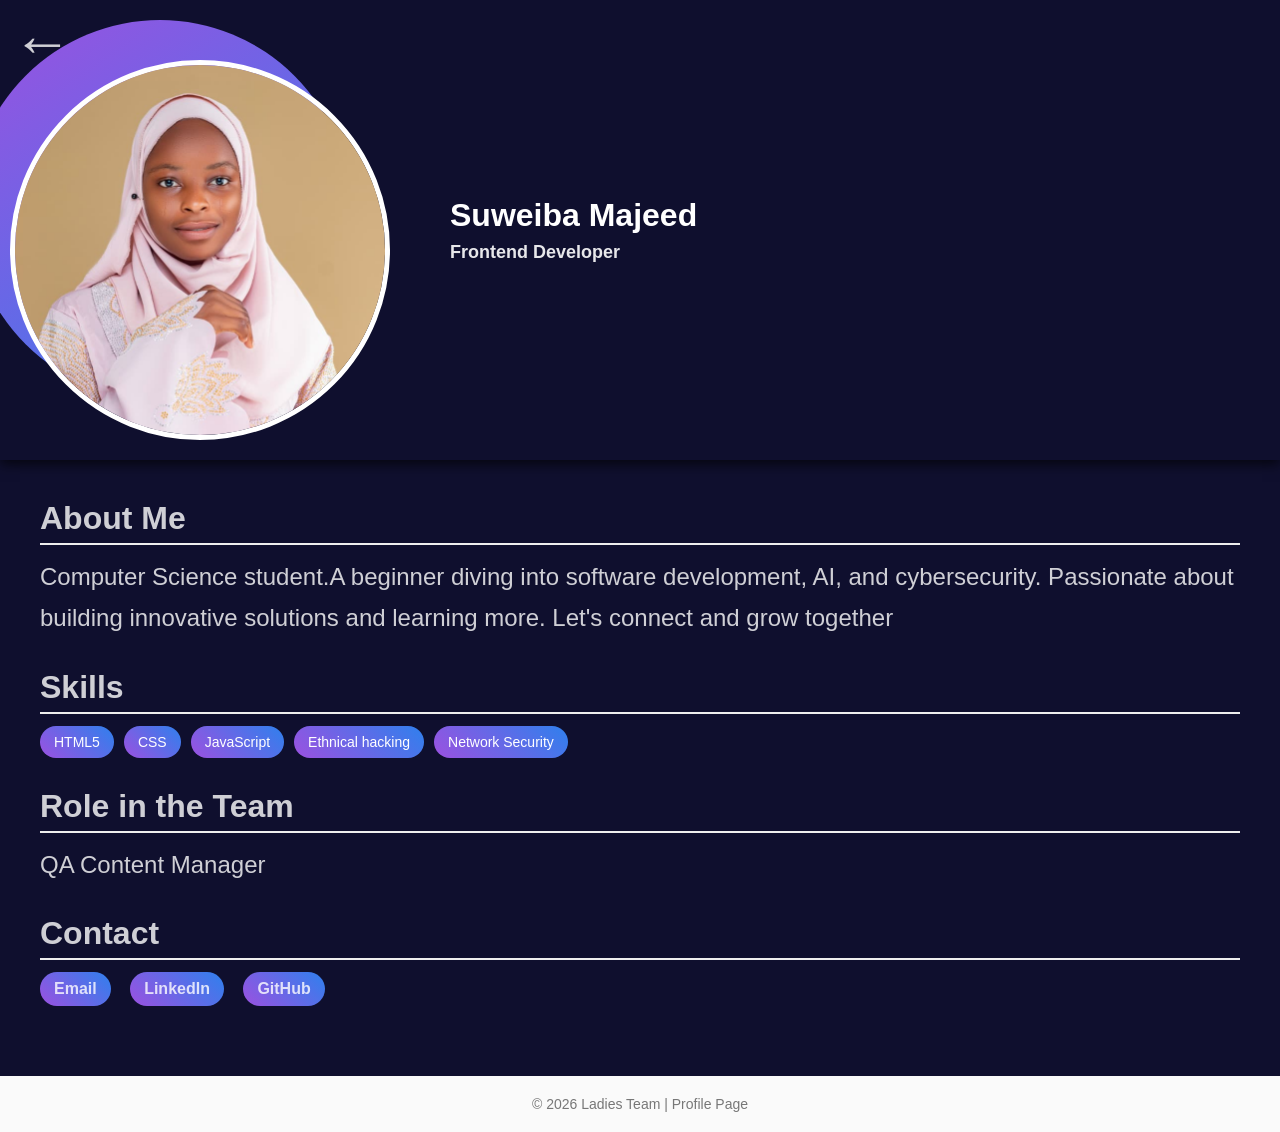
<file: profile6.html>
<!DOCTYPE html>
<html lang="en">
<head>
    <meta charset="UTF-8">
    <meta name="viewport" content="width=device-width, initial-scale=1.0">
    <title>Profile</title>

    <style>
        :root {
           --black-bg: #0f0f2e;
           --neon-pink: #ff6ec4;
           --neon-blue: #2f80ed;
           --neon-purple: #9b51e0;
           --white-trans: rgba(255,255,255,0.8);
        }
        * {
            margin: 0;
            padding: 0;
            box-sizing: border-box;
            font-family: Arial, Helvetica, sans-serif;
        }

        body {
            margin: 0;
            padding: 0;
            min-height: 100vh;
            background:#0f0f2e;
            padding: 0;
        }
        .back-btn{
            position: fixed;
            top: 20px;
            left: 20px;
            background: transparent;
            color: var(--white-trans);
            width: 45px;
            height: 45px;
            border-radius: 50%;
            font-size: 60px;
            font-weight: 700;
            display: flex;
            cursor: pointer;
            align-items: center;
            justify-content: center;
            text-decoration: none;
            transition: all 0.3s ease;
            z-index: 999;


        }
        .back-btn:hover{
         background: transparent;
            border-color: #fff;
            transform: scale(1.1);
        }

        .profile-container {
            max-width: 100%;
            margin: auto;
            background: transparent;
            border-radius: 10px;
            overflow: visible;
            box-shadow: 0 10px 25px rgba(0,0,0,0.1);
        }
        

        .profile-header {
            background: var(--black-bg);
            color: #fff;
            padding: 40px;
            display: flex;
            align-items: center;
            gap: 30px;
            width: 100%;
            box-sizing: border-box;
            justify-content: flex-start;
            position: relative;
            overflow: visible;
            min-height: 340px;
            box-shadow: 0 4px 12px rgba(0,0,0,0.7);
        }
        .profile-header::before{
            content: '';
            position: absolute;
            left: -30px;
            top: 20px;
            width: 380px;
            height: 380px;
            background: linear-gradient(145deg,#9b51e0,#2f80ed);
            border-radius: 50%;
            z-index: 0;
        }
        .profile-header::after{
            content: '';
            position: absolute;
            left: 160px;
            bottom: -100px;
            width: 220px;
            height: 220px;
            border-radius: 50%;
            z-index: 0;
        }

        .profile-header img {
            position: relative;
            width: 380px;
            height: 380px;
            left: -30px;
            top:20px;
            border-radius: 50%;
            object-fit: cover;
            object-position: top;
            border: 5px solid #fff;
            display: block;
            filter: drop-shadow(0 20px 40px rgbaa(0, 0, 0, 0.3));
            z-index: 0;
            flex-shrink: 0;
        }
        .profile-header > div{
            z-index: 1;
            margin-left: 0;
        }

        .profile-header h1 {
            font-size: 32px;
            font-weight: 800;
            margin-bottom: 8px;
        }

        .profile-header p {
            font-size: 18px;
            font-weight: 600;
            opacity: 0.9;
        }

        .profile-body {
            padding: 40px;
            position: relative;
            z-index: 3;
            color: #ffff;
        }

        .section {
            margin-bottom: 30px;
        }

        .section h2 {
            color: var(--white-trans);
            margin-bottom: 12px;
            border-bottom: 2px solid #eee;
            padding-bottom: 6px;
            font-size: 2em;
        }

        .section p {
            line-height: 1.7;
            color: var(--white-trans);
            font-size: 1.5em;
        }

        .skills {
            display: flex;
            flex-wrap: wrap;
            gap: 10px;
        }

        .skill {
            background: linear-gradient(45deg,#9b51e0,#2f80ed);
            color: #fff;
            padding: 8px 14px;
            border-radius: 20px;
            font-size: 14px;
        }

        .contact-info a {
            display: inline-block;
            margin-right: 15px;
            background: linear-gradient(45deg,#9b51e0,#2f80ed);
            color: var(--white-trans);
            text-decoration: none;
            font-weight: bold;
            border-radius: 20px;
            padding: 8px 14px;
        }

        .contact-info a:hover {
            transform: scale(1.05);
  box-shadow: 0 0 25px #ff6ec4;
        }

        footer {
            text-align: center;
            padding: 20px;
            background: #fafafa;
            color: #777;
            font-size: 14px;
        }
    </style>
</head>
<body>
    <a href="team.html" class="back-btn">&#8592;</a>


    <div class="profile-container">

        <!-- Header -->
        <div class="profile-header">
            <img src="images/suweiba.jpg" alt="Profile Picture">
            <div>
                <h1>Suweiba Majeed</h1>
                <p>Frontend Developer</p>
            </div>
        </div>

        <!-- Body -->
        <div class="profile-body">

            <!-- About -->
            <div class="section">
                <h2>About Me</h2>
                <p>
                    Computer Science student.A beginner diving into software development, AI, and cybersecurity. 
                    Passionate about building innovative solutions and learning more. Let's connect and grow together 
                </p>
            </div>

            <!-- Skills -->
            <div class="section">
                <h2>Skills</h2>
                <div class="skills">
                    <span class="skill">HTML5</span>
                    <span class="skill">CSS</span>
                    <span class="skill">JavaScript</span>
                    <span class="skill">Ethnical hacking</span>
                    <span class="skill">Network Security</span>
                </div>
            </div>

            <!-- Projects / Role -->
            <div class="section">
                <h2>Role in the Team</h2>
                <p>
                    QA Content Manager
                </p>
            </div>

            <!-- Contact -->
            <div class="section contact-info">
                <h2>Contact</h2>
                <a href="mailto:suweibamajeed98@gmail.com">Email</a>
                <a href="https://www.linkedin.com/in/suweiba-majeed-9a9891399?trk=contact-info">LinkedIn</a>
                <a href="http://github.com/Suweiba9/Suweiba-Majeed.git">GitHub</a>
            </div>

        </div>

        <footer>
            ©️ 2026 Ladies Team | Profile Page
        </footer>

    </div>

</body>
</html>
</file>
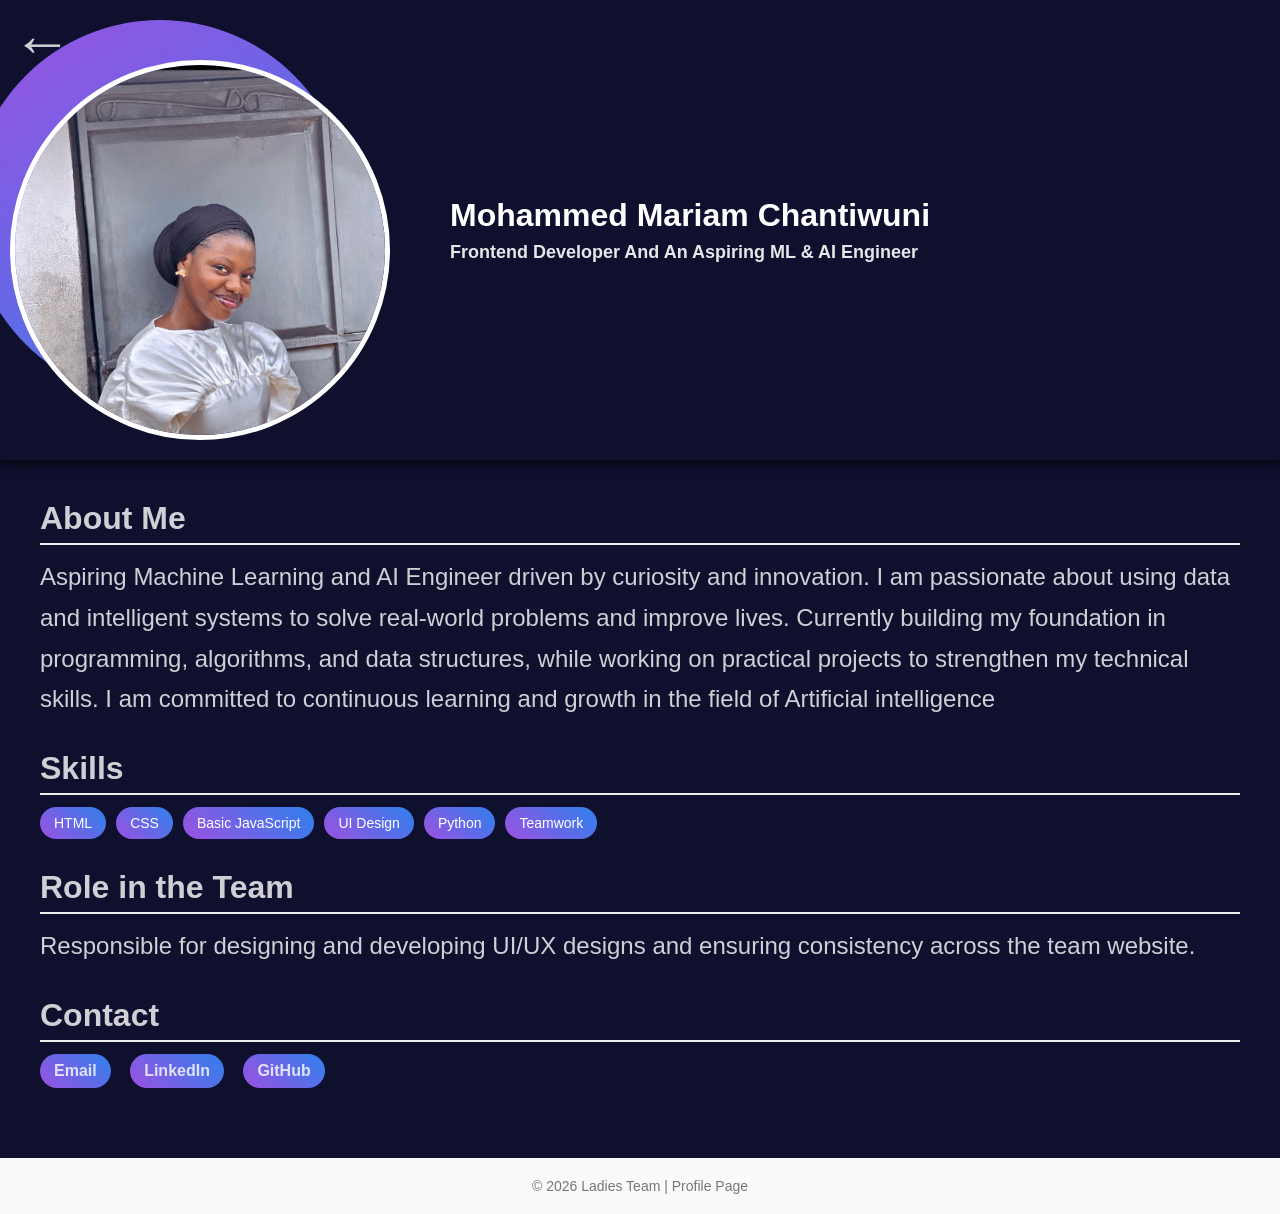
<file: profile7.html>
<!DOCTYPE html>
<html lang="en">
<head>
    <meta charset="UTF-8">
    <meta name="viewport" content="width=device-width, initial-scale=1.0">
    <title>Profile</title>

    <style>
       :root {
           --black-bg: #0f0f2e;
           --neon-pink: #ff6ec4;
           --neon-blue: #2f80ed;
           --neon-purple: #9b51e0;
           --white-trans: rgba(255,255,255,0.8);
        }
        * {
            margin: 0;
            padding: 0;
            box-sizing: border-box;
            font-family: Arial, Helvetica, sans-serif;
        }

        body {
            margin: 0;
            padding: 0;
            min-height: 100vh;
            background:#0f0f2e;
            padding: 0;
        }
        .back-btn{
            position: fixed;
            top: 20px;
            left: 20px;
            background: transparent;
            color: var(--white-trans);
            width: 45px;
            height: 45px;
            border-radius: 50%;
            font-size: 60px;
            font-weight: 700;
            display: flex;
            cursor: pointer;
            align-items: center;
            justify-content: center;
            text-decoration: none;
            transition: all 0.3s ease;
            z-index: 999;


        }
        .back-btn:hover{
         background: transparent;
            border-color: #fff;
            transform: scale(1.1);
        }

        .profile-container {
            max-width: 100%;
            margin: auto;
            background: transparent;
            border-radius: 10px;
            overflow: visible;
            box-shadow: 0 10px 25px rgba(0,0,0,0.1);
        }
        

        .profile-header {
            background: var(--black-bg);
            color: #fff;
            padding: 40px;
            display: flex;
            align-items: center;
            gap: 30px;
            width: 100%;
            box-sizing: border-box;
            justify-content: flex-start;
            position: relative;
            overflow: visible;
            min-height: 340px;
            box-shadow: 0 4px 12px rgba(0,0,0,0.7);
        }
        .profile-header::before{
            content: '';
            position: absolute;
            left: -30px;
            top: 20px;
            width: 380px;
            height: 380px;
            background: linear-gradient(145deg,#9b51e0,#2f80ed);
            border-radius: 50%;
            z-index: 0;
        }
        .profile-header::after{
            content: '';
            position: absolute;
            left: 160px;
            bottom: -100px;
            width: 220px;
            height: 220px;
            border-radius: 50%;
            z-index: 0;
        }

        .profile-header img {
            position: relative;
            width: 380px;
            height: 380px;
            left: -30px;
            top:20px;
            border-radius: 50%;
            object-fit: cover;
            object-position: top;
            border: 5px solid #fff;
            display: block;
            filter: drop-shadow(0 20px 40px rgbaa(0, 0, 0, 0.3));
            z-index: 0;
            flex-shrink: 0;
        }
        .profile-header > div{
            z-index: 1;
            margin-left: 0;
        }

        .profile-header h1 {
            font-size: 32px;
            font-weight: 800;
            margin-bottom: 8px;
        }

        .profile-header p {
            font-size: 18px;
            font-weight: 600;
            opacity: 0.9;
        }

        .profile-body {
            padding: 40px;
            position: relative;
            z-index: 3;
            color: #ffff;
        }

        .section {
            margin-bottom: 30px;
        }

        .section h2 {
            color: var(--white-trans);
            margin-bottom: 12px;
            border-bottom: 2px solid #eee;
            padding-bottom: 6px;
            font-size: 2em;
        }

        .section p {
            line-height: 1.7;
            color: var(--white-trans);
            font-size: 1.5em;
        }

        .skills {
            display: flex;
            flex-wrap: wrap;
            gap: 10px;
        }

        .skill {
            background: linear-gradient(45deg,#9b51e0,#2f80ed);
            color: #fff;
            padding: 8px 14px;
            border-radius: 20px;
            font-size: 14px;
        }

        .contact-info a {
            display: inline-block;
            margin-right: 15px;
            background: linear-gradient(45deg,#9b51e0,#2f80ed);
            color: var(--white-trans);
            text-decoration: none;
            font-weight: bold;
            border-radius: 20px;
            padding: 8px 14px;
        }

        .contact-info a:hover {
            transform: scale(1.05);
  box-shadow: 0 0 25px #ff6ec4;
        }

        footer {
            text-align: center;
            padding: 20px;
            background: #fafafa;
            color: #777;
            font-size: 14px;
        }
    </style>
</head>
<body>
    <a href="team.html" class="back-btn">&#8592;</a>

    <div class="profile-container">

        <!-- Header -->
        <div class="profile-header">
            <img src="images/chenty2.jpg" alt="Profile Picture">
            <div>
                <h1>Mohammed Mariam Chantiwuni</h1>
                <p>Frontend Developer And An Aspiring ML & AI Engineer</p>
            </div>
        </div>

        <!-- Body -->
        <div class="profile-body">

            <!-- About -->
            <div class="section">
                <h2>About Me</h2>
                <p>
                    Aspiring Machine Learning and AI Engineer driven by curiosity and innovation.
                     I am passionate about using data and intelligent systems to solve real-world problems and improve lives.
                    Currently building my foundation in programming, algorithms, and data structures, while working on practical projects to strengthen my technical skills.
                    I am committed to continuous learning and growth in the field of Artificial intelligence
                </p>
            </div>

            <!-- Skills -->
            <div class="section">
                <h2>Skills</h2>
                <div class="skills">
                    <span class="skill">HTML</span>
                    <span class="skill">CSS</span>
                    <span class="skill"> Basic JavaScript</span>
                    <span class="skill">UI Design</span>
                    <span class="skill">Python</span>
                    <span class="skill">Teamwork</span>
                </div>
            </div>

            <!-- Projects / Role -->
            <div class="section">
                <h2>Role in the Team</h2>
                <p>
                    Responsible for designing and developing UI/UX designs
                    and ensuring consistency across the team website.
                </p>
            </div>

            <!-- Contact -->
            <div class="section contact-info">
                <h2>Contact</h2>
                <a href="mailto:mariamchantiwunimohammed@gmail.com">Email</a>
                <a href="https://www.linkedin.com/in/mariam-chantiwuni-mohammed-157a1629a?">LinkedIn</a>
                <a href="https://github.com/mariamchantiwunimohammedcreate">GitHub</a>
            </div>

        </div>

        <footer>
            ©️ 2026 Ladies Team | Profile Page
        </footer>

    </div>

</body>
</html>
</file>
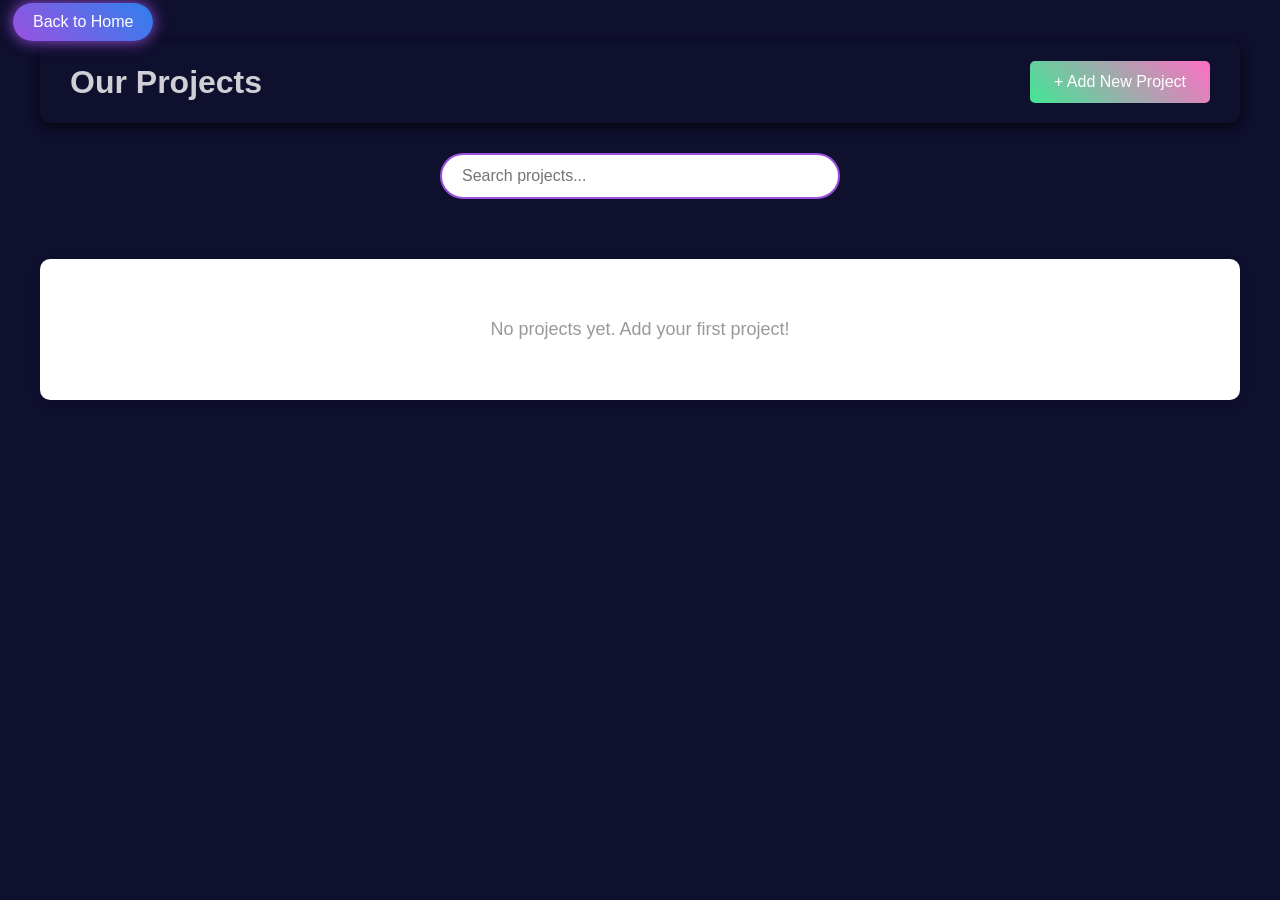
<file: project.html>
<!DOCTYPE html>
<html lang="en">
<head>
    <meta charset="UTF-8">
    <meta name="viewport" content="width=device-width, initial-scale=1.0">
    <title>All Projects</title>
    <link rel="stylesheet" href="project.css">
</head>
<body>
    <nav class="back-nav">
        <a href="index.html" class="back-link">
            <i class="fa-solid fa-arrow-left"></i> Back to Home
        </a>
    <div class="project-container">
        <!-- Header -->
        <header class="project-header">
            <h1>Our Projects</h1>
            <button class="btn-add-project" onclick="openAddProjectModal()">+ Add New Project</button>
        </header>

        <!-- Search Bar -->
        <div class="search-section">
            <input type="text" id="searchInput" placeholder="Search projects..." class="search-bar" onkeyup="searchProjects()">
        </div>

        <!-- Projects Grid -->
        <div class="projects-grid" id="projectsGrid">
            <!-- Projects will be dynamically added here -->
        </div>

        <!-- Empty State -->
        <div class="empty-state" id="emptyState">
            <p>No projects yet. Add your first project!</p>
        </div>
    </div>

    <!-- Add/Edit Project Modal -->
    <div id="projectModal" class="modal">
        <div class="modal-content">
            <span class="close" onclick="closeAddProjectModal()">&times;</span>
            <h2 id="modalTitle">Add New Project</h2>
            
            <form id="projectForm">
                <div class="form-group">
                    <label for="projectName">Project Name *</label>
                    <input type="text" id="projectName" required placeholder="Enter project name">
                </div>

                <div class="form-group">
                    <label for="projectDescription">Description *</label>
                    <textarea id="projectDescription" required placeholder="Enter project description"></textarea>
                </div>

                <div class="form-group">
                    <label for="projectTechnologies">Technologies (comma-separated) *</label>
                    <input type="text" id="projectTechnologies" required placeholder="e.g., React, Node.js, MongoDB">
                </div>

                <div class="form-group">
                    <label for="projectTeamMembers">Team Members (comma-separated)</label>
                    <input type="text" id="projectTeamMembers" placeholder="e.g., John, Jane, Mike">
                </div>

                <div class="form-group">
                    <label for="projectCode">Code/Repository Link</label>
                    <input type="url" id="projectCode" placeholder="https://github.com/...">
                </div>

                <div class="form-group">
                    <label for="projectLiveDemo">Live Demo Link</label>
                    <input type="url" id="projectLiveDemo" placeholder="https://...">
                </div>

                <div class="form-actions">
                    <button type="submit" class="btn-submit">Save Project</button>
                    <button type="button" class="btn-cancel" onclick="closeAddProjectModal()">Cancel</button>
                </div>
            </form>
        </div>
    </div>

    <!-- Delete Confirmation Modal -->
    <div id="deleteModal" class="modal">
        <div class="modal-content delete-modal">
            <h2>Delete Project?</h2>
            <p id="deleteMessage">Are you sure you want to delete this project? This action cannot be undone.</p>
            <div class="delete-actions">
                <button class="btn-delete-confirm" onclick="confirmDelete()">Delete</button>
                <button class="btn-delete-cancel" onclick="cancelDelete()">Cancel</button>
            </div>
        </div>
    </div>

    <script src="project.js"></script>
</body>
</html>
</file>
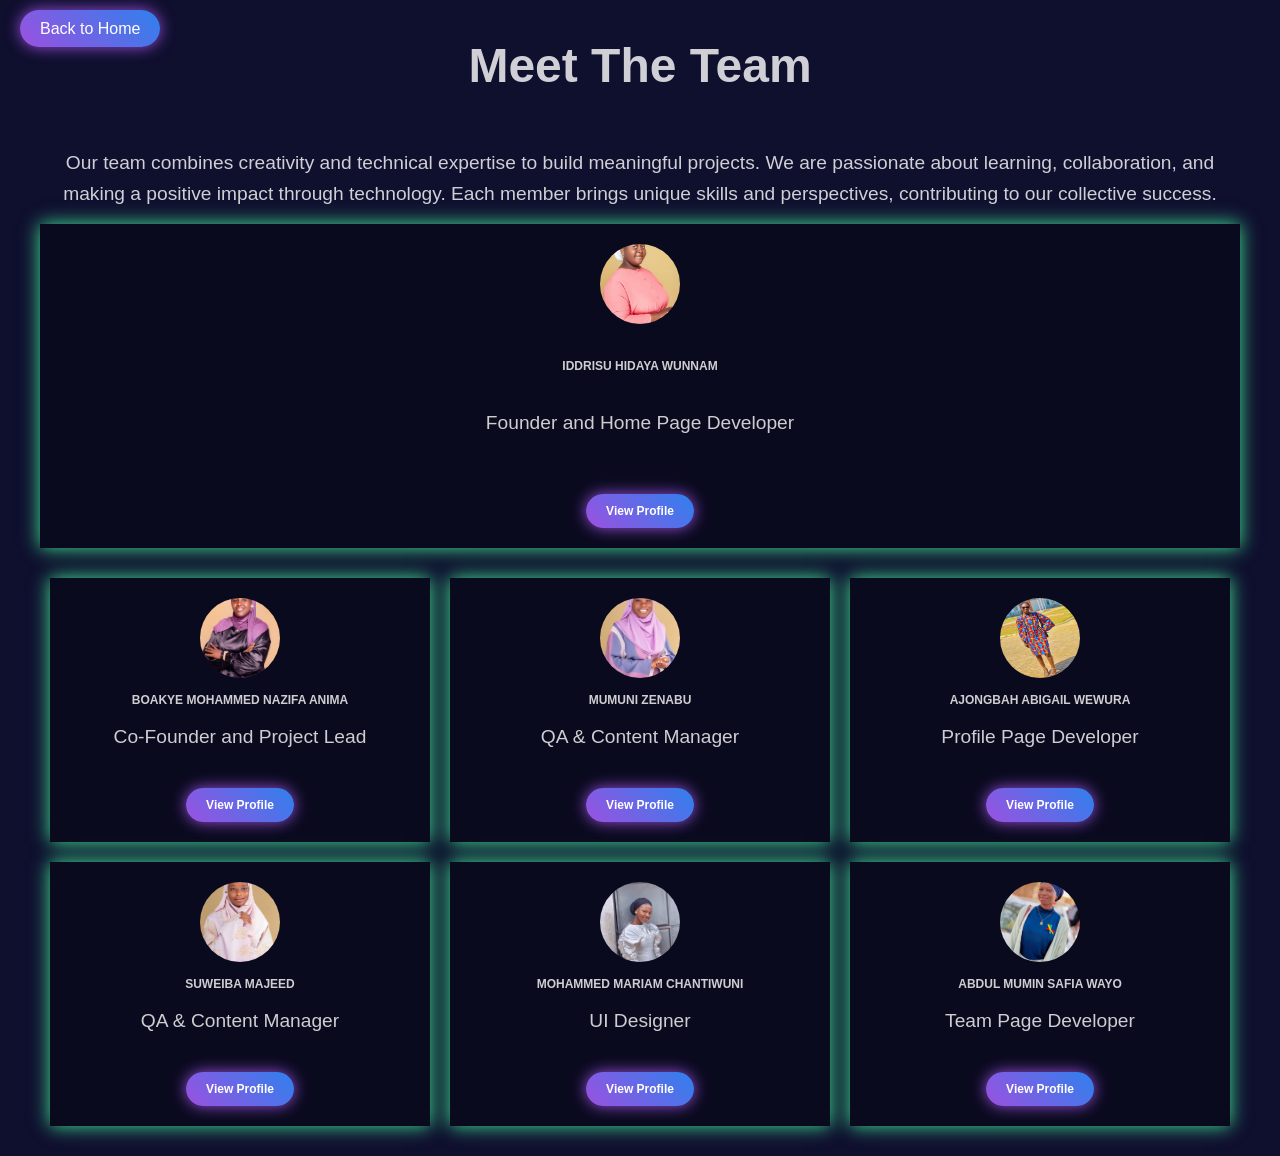
<file: team.html>
<!DOCTYPE html>
<html lang="en">
<head>
    <meta charset="UTF-8">
    <meta name="viewport" content="width=device-width, initial-scale=1.0">
    <title>Team Page</title>
    <link rel="stylesheet" href="team.css">
</head>
<body>
    <nav class="back-nav">
        <a href="index.html" class="back-link">
            <i class="fa-solid fa-arrow-left"></i> Back to Home
        </a>
    </nav>
    <div class="team-container">
        <h1>Meet The Team</h1>
        <p>Our team combines creativity and technical expertise to build meaningful projects.
            We are passionate about learning, collaboration, and making a positive impact through technology. 
            Each member brings unique skills and perspectives, contributing to our collective success.
        </p>
            <div class="team-card"  style="grid-column: 1/-1; margin-bottom: 20px; justify-self: center;  gap: 20px;
    padding: 20px 80px;">
                <img src="images/Hidaya (1).jpeg" alt="Team Member" class="profile-img">
                <h3>IDDRISU HIDAYA WUNNAM</h3>
                <p class="role">Founder and Home Page Developer</p>
                <a href="profile5.html" class="view-profile">View Profile</a>
            </div>
            
            <div class="team-grid">
             <div class="team-card">
                <img src="images/nazifa1.jpeg" alt="Team Member" class="profile-img">
                <h3> BOAKYE MOHAMMED NAZIFA ANIMA</h3>
                <p class="role">Co-Founder and Project Lead</p>
                <a href="profile3.html" class="view-profile">View Profile</a>
            </div>

             <div class="team-card">
                <img src="images/zeinab.jpg" alt="Team Member" class="profile-img">
                <h3>MUMUNI ZENABU</h3>
                <p class="role">QA & Content Manager</p>
                <a href="profile4.html" class="view-profile">View Profile</a>
            </div>
            <div class="team-card">
                <img src="images/abigail.jpg" alt="Team Member" class="profile-img" style="object-fit: inherit;">
                <h3>AJONGBAH ABIGAIL WEWURA</h3>
                <p class="role">Profile Page Developer</p>
                <a href="profile2.html" class="view-profile">View Profile</a>
            </div>
            
            
            <div class="team-card">
                <img src="images/suweiba.jpg" alt="Team Member" class="profile-img">
                <h3>SUWEIBA MAJEED</h3>
                <p class="role">QA & Content Manager</p>
                <a href="profile6.html" class="view-profile">View Profile</a>
            </div>
            <div class="team-card">
                <img src="images/Chenty.jpeg" alt="Team Member" class="profile-img">
                <h3>MOHAMMED MARIAM CHANTIWUNI</h3>
                <p class="role"> UI Designer</p>
                <a href="profile7.html" class="view-profile">View Profile</a>
            </div>

            <div class="team-card">
                <img src="images/safia.jpeg" alt="Team Member" class="profile-img">
                <h3>ABDUL MUMIN SAFIA WAYO</h3>
                <p class="role">Team Page Developer</p>
                <a href="profile1.html" class="view-profile">View Profile</a>
            </div>
        </div>
    </div>
</body>
</html>
</file>
<file: index.css>
/* ROOT VARIABLES */
:root {
  --black-bg: #0f0f2e;
  --neon-pink: #ff6ec4;
  --neon-blue: #2f80ed;
  --neon-purple: #9b51e0;
  --white-trans: rgba(255,255,255,0.8);
}

/* GLOBAL */
*{
  margin: 0;
  padding: 0;
  box-sizing: border-box;
  font-family: 'Poppins', sans-serif;
  scroll-behavior: smooth;
}

body {
  background: var(--black-bg);
  color: white;
  overflow-x: hidden;
  min-height: 100%;
}

html {
  height: 100%;
  overflow-x: hidden;
}

/* NETWORK BACKGROUND */
#network-bg {
  position: fixed;
  top: 0;
  left: 0;
  width: 100%;
  height: 100%;
  z-index: -2;
  pointer-events: none;
}

.floating-shapes {
  position: fixed;
  top: 0;
  left: 0;
  width: 100%;
  height: 100%;
  pointer-events: none;
  z-index: -1;
}

/* NAVBAR */
header {
  position: sticky;
  top: 0;
  z-index: 10000;
}

.navbar {
  display: flex;
  align-items: center;
  justify-content: space-between;
  padding: 18px 10px;
  background: var(--black-bg);
  box-shadow: 0 4px 12px rgba(0,0,0,0.4);
}

/* LOGO */
.logo {
  display: flex;
  align-items: center;
  gap: 14px;
}

.logo img {
  width: 60px;
  height: 60px;
}

.logo-text h2 {
  font-size: 26px;
  font-weight: 700;
}

.logo-text .motto-small {
  font-size: 12px;
  color: var(--neon-pink);
}

/* NAV LINKS */
.nav-links {
  display: flex;
  gap: 26px;
  list-style: none;
}

.nav-links a {
  color: white;
  text-decoration: none;
  font-weight: 600;
  transition: 0.3s;
  position: relative;
  z-index: 1;
}

.nav-links a:hover {
  color: var(--neon-pink);
  text-shadow: 0 0 8px var(--neon-pink);
}

/* HAMBURGER */
.hamburger {
  display: none;
  flex-direction: column;
  gap: 5px;
  cursor: pointer;
  z-index: 10001;
}

.hamburger span {
  width: 25px;
  height: 3px;
  background: white;
  transition: 0.3s;
}

/* Hamburger X animation */
.hamburger.active span:nth-child(1) {
  transform: rotate(45deg) translate(5px, 5px);
}

.hamburger.active span:nth-child(2) {
  opacity: 0;
}

.hamburger.active span:nth-child(3) {
  transform: rotate(-45deg) translate(5px, -5px);
}

/* HERO */
.hero {
  min-height: 90vh;
  display: flex;
  flex-direction: column;
  justify-content: center;
  align-items: center;
  text-align: center;
  position: relative;
  padding: 40px;
  overflow: hidden;
  z-index: 1;
}

.hero h1.hero-title {
  font-size: 70px;
  font-weight: 800;
  margin-bottom: 15px;
  transition: 0.3s;
}

.hero h1.hero-title:hover {
  color: var(--neon-pink);
  text-shadow: 0 0 20px var(--neon-pink);
}

.tagline {
  font-size: 22px;
  color: var(--white-trans);
  margin-bottom: 10px;
}

#motto {
  color: var(--neon-pink);
  font-weight: 600;
  font-size: 20px;
}

/* HERO BUTTONS */
.hero-buttons {
  display: flex;
  gap: 20px;
  margin-top: 25px;
  flex-wrap: wrap;
  justify-content: center;
  z-index: 1;
}

.btn {
  padding: 14px 30px;
  border-radius: 50px;
  font-weight: 600;
  text-decoration: none;
  color: white;
  background: linear-gradient(45deg,#42e695,#ff6ec4);
  box-shadow: 0 0 15px #42e695;
  transition: 0.3s;
  position: relative;
  z-index: 1;
}

.btn:hover {
  transform: scale(1.05);
  box-shadow: 0 0 25px #ff6ec4;
}

.btn-secondary {
  background: linear-gradient(45deg,#9b51e0,#2f80ed);
  box-shadow: 0 0 15px #9b51e0;
}

/* SECTIONS */
.section {
  padding: 80px 60px;
  position: relative;
  z-index: 1;
}

.section h2 {
  font-size: 38px;
  margin-bottom: 20px;
  display: inline-block;
  transition: 0.3s;
}

.section h2:hover {
  color: var(--neon-pink);
  text-shadow: 0 0 12px var(--neon-pink);
}

.section p {
  font-size: 18px;
  line-height: 1.7;
  color: var(--white-trans);
  margin-bottom: 30px;
}

/* MISSION / VISION */
.mission-vision {
  display: flex;
  gap: 20px;
  flex-wrap: wrap;
}

.box {
  flex: 1 1 250px;
  background: rgba(0,0,0,0.35);
  padding: 30px;
  border-radius: 20px;
  box-shadow: 0 0 18px #42e695;
  transition: 0.3s;
}

.box:hover {
  transform: translateY(-8px);
  box-shadow: 0 0 30px #ff6ec4;
}

/* WHAT WE DO CARDS */
#what-we-do .cards {
  display: flex;
  flex-wrap: wrap;
  gap: 20px;
}

#what-we-do .card {
  flex: 1 1 200px;
  background: rgba(0,0,0,0.45);
  padding: 30px;
  border-radius: 20px;
  text-align: center;
  font-weight: 600;
  cursor: pointer;
  box-shadow: 0 0 15px #42e695;
  transition: 0.3s;
  position: relative;
  z-index: 1;
}

#what-we-do .card.team-collab {
  flex: 1 1 100%;
}

#what-we-do .card:hover {
  transform: translateY(-10px);
  box-shadow: 0 0 30px #ff6ec4;
}

/* EXPLORE MORE CARDS */
#explore-more .cards {
  display: flex;
  gap: 20px;
  flex-wrap: wrap;
}

#explore-more .card {
  flex: 1 1 30%;
  text-decoration: none;
  padding: 30px;
  border-radius: 20px;
  background: rgba(0,0,0,0.45);
  text-align: center;
  box-shadow: 0 0 15px #42e695;
  transition: 0.3s;
  position: relative;
  z-index: 1;
}

#explore-more .card:hover {
  transform: translateY(-10px);
  box-shadow: 0 0 30px #ff6ec4;
}

/* PARTNER SECTION */
#partner {
  display: flex;
  flex-direction: column;
  align-items: center;
  text-align: center;
  gap: 20px;
  z-index: 1;
}

#partner .partner-btn {
  margin-top: 15px;
}

/* SOCIAL ICONS */
.footer-social {
  margin-top: 20px;
  display: flex;
  justify-content: center;
  gap: 25px;
}

.footer-social a {
  font-size: 32px;
  color: white;
  transition: 0.3s;
}

.footer-social a:hover {
  color: var(--neon-pink);
  transform: scale(1.2);
  text-shadow: 0 0 15px var(--neon-pink);
}

/* FOOTER */
footer {
  padding: 40px 60px;
  text-align: center;
  display: flex;
  flex-direction: column;
  gap: 12px;
  z-index: 1;
}

.footer-links {
  display: flex;
  gap: 22px;
  justify-content: center;
  flex-wrap: wrap;
}

.footer-links a {
  color: white;
  text-decoration: none;
  font-weight: 600;
}

.footer-links a:hover {
  color: var(--neon-pink);
}

/* QUICK CONTACT FORM */
.quick-form-container {
  height: 100vh;
  display: flex;
  justify-content: center;
  align-items: center;
  padding: 20px;
}

.quick-form {
  background: rgba(0,0,0,0.7);
  padding: 40px;
  border-radius: 20px;
  width: 90%;
  max-width: 420px;
  box-shadow: 0 0 25px #42e695;
  display: flex;
  flex-direction: column;
  gap: 16px;
}

.quick-form h2 {
  text-align: center;
}

.quick-subtext {
  font-size: 14px;
  text-align: center;
  opacity: 0.8;
}

.quick-form input,
.quick-form textarea {
  padding: 14px;
  border-radius: 10px;
  border: 1px solid rgba(255,255,255,0.2);
  background: rgba(0,0,0,0.5);
  color: white;
  outline: none;
}

.quick-form input:focus,
.quick-form textarea:focus {
  border-color: #ff6ec4;
  box-shadow: 0 0 10px #ff6ec4;
}

.back-home {
  text-align: center;
  margin-top: 10px;
  text-decoration: none;
  color: white;
}

.back-home:hover {
  color: #ff6ec4;
}

/* RESPONSIVE */
@media(max-width:1024px) {
  #what-we-do .card {
    flex: 1 1 48%;
  }
  #what-we-do .card.team-collab {
    flex: 1 1 100%;
  }
}

@media(max-width:768px) {
  .nav-links {
    display:none;
    flex-direction:column;
    position:absolute;
    top:80px;
    right:0;
    background:var(--black-bg);
    width:220px;
    padding:20px;
  }
  .nav-links.active {
    display:flex;
  }
  .hamburger {
    display:flex;
  }
  .mission-vision {
    flex-direction: column;
  }
  #what-we-do .cards,
  #explore-more .cards {
    flex-direction: column;
  }
  #what-we-do .card,
  #explore-more .card {
    flex: 1 1 100%;
  }
}
</file>
<file: project.css>
:root {
  --black-bg: #0f0f2e;
  --neon-pink: #ff6ec4;
  --neon-blue: #2f80ed;
  --neon-purple: #9b51e0;
  --white-trans: rgba(255,255,255,0.8);
}
* {
    margin: 0;
    padding: 0;
    box-sizing: border-box;
}

body {
    font-family: 'Roboto', Arial, Helvetica, sans-serif;
    background-color: var(--black-bg);
    min-height: 100vh;
    padding: 13px;
}

.project-container {
    max-width: 1200px;
    margin: 0 auto;
}
.back-link {
    color: white;
    text-decoration: none;
    padding: 10px 20px;
    border-radius: 50px;
    background: linear-gradient(45deg,#9b51e0,#2f80ed);
    box-shadow: 0 0 15px #9b51e0;
    transition: 0.3s;
    margin-top: -10px;
    display: inline-block;

}
.back-link:hover {
    transform: scale(1.05);
  box-shadow: 0 0 25px #ff6ec4;
}


/* Header */
.project-header {
    display: flex;
    justify-content: space-between;
    align-items: center;
    margin-bottom: 30px;
    background: var(--black-bg);
    padding: 20px 30px;
    border-radius: 10px;
    box-shadow: 0px 4px 12px rgba(0, 0, 0, 0.7);
}

.project-header h1 {
    font-size: 32px;
    color:var(--white-trans);
    font-weight: 600;
}

.btn-add-project {
    background:linear-gradient(45deg,#42e695,#ff6ec4);
    color: white;
    border: none;
    padding: 12px 24px;
    border-radius: 5px;
    cursor: pointer;
    font-size: 16px;
    font-weight: 500;
    transition: background 0.3s, transform 0.2s;
}

.btn-add-project:hover {
    background: #1565c0;
    transform: translateY(-2px);
}

.btn-add-project:active {
    transform: translateY(0);
}

/* Search Bar */
.search-section {
    margin-bottom: 30px;
    display: flex;
    justify-content: center;
}

.search-bar {
    width: 100%;
    max-width: 400px;
    padding: 12px 20px;
    font-size: 16px;
    border: 2px solid  #9b51e0;
    border-radius: 25px;
    outline: none;
    transition: border-color 0.3s;
}

.search-bar:focus {
    border-color:  #9b51e0;
}

/* Projects Grid */
.projects-grid {
    display: grid;
    grid-template-columns: repeat(auto-fill, minmax(320px, 1fr));
    gap: 25px;
    margin-bottom: 30px;
}

/* Project Card */
.project-card {
    background: var(--black-bg);
    border-radius: 10px;
    box-shadow: 0px 4px 12px var(--neon-purple);
    overflow: hidden;
    transition: transform 0.3s, box-shadow 0.3s;
    display: flex;
    flex-direction: column;
}

.project-card:hover {
    transform: translateY(-5px);
    box-shadow: 0px 8px 20px  #9b51e0;
}

.project-card-header {
    background:  linear-gradient(45deg,#9b51e0,#2f80ed);
    color: white;
    padding: 20px;
}

.project-card-header h3 {
    font-size: 22px;
    margin-bottom: 5px;
    word-break: break-word;
}

.project-card-body {
    padding: 20px;
    flex-grow: 1;
    display: flex;
    flex-direction: column;
}

.project-description {
    color: var(--white-trans);
    font-size: 14px;
    line-height: 1.6;
    margin-bottom: 15px;
}

/* Technologies */
.project-technologies {
    margin-bottom: 15px;
}

.project-technologies label {
    display: block;
    font-weight: 600;
    color: var(--white-trans);
    font-size: 12px;
    margin-bottom: 8px;
    text-transform: uppercase;
}

.tech-tags {
    display: flex;
    flex-wrap: wrap;
    gap: 8px;
}

.tech-tag {
    background: linear-gradient(45deg,#42e695,#ff6ec4);
    color: white;
    padding: 5px 12px;
    border-radius: 15px;
    font-size: 12px;
    font-weight: 500;
}

/* Team Members */
.project-team {
    margin-bottom: 15px;
}

.project-team label {
    display: block;
    font-weight: 600;
    color: var(--white-trans);
    font-size: 12px;
    margin-bottom: 8px;
    text-transform: uppercase;
}

.team-members {
    display: flex;
    flex-wrap: wrap;
    gap: 8px;
}

.team-member {
    background: linear-gradient(45deg,#42e695,#ff6ec4);
    color: var(--white-trans);
    padding: 5px 12px;
    border-radius: 15px;
    font-size: 12px;
}

/* Links */
.project-links {
    margin-bottom: 15px;
    display: flex;
    flex-wrap: wrap;
    gap: 10px;
}

.project-link {
    flex: 1;
    min-width: 100px;
}

.project-link a {
    display: inline-block;
    background: #f0f0f0;
    color: #1976d2;
    padding: 8px 12px;
    border-radius: 5px;
    text-decoration: none;
    font-size: 12px;
    text-align: center;
    transition: background 0.3s;
    word-break: break-word;
}

.project-link a:hover {
    background: #e0e0e0;
    text-decoration: underline;
}

/* Card Actions */
.card-actions {
    display: flex;
    gap: 10px;
    margin-top: auto;
    padding-top: 15px;
    border-top: 1px solid #eee;
}

/* Delete Button - MAIN STYLING */
.btn-delete {
    flex: 1;
    background: linear-gradient(45deg,#42e695,#ff6ec4);
    color: white;
    border: none;
    padding: 10px 15px;
    border-radius: 5px;
    cursor: pointer;
    font-size: 14px;
    font-weight: 500;
    transition: background 0.3s, transform 0.2s;
    display: flex;
    align-items: center;
    justify-content: center;
    gap: 5px;
}

.btn-delete:hover {
    background: #ff1744;
    transform: scale(1.05);
}

.btn-delete:active {
    transform: scale(0.95);
}

.btn-delete::before {
    content: "🗑️";
    font-size: 16px;
}

/* Edit Button */
.btn-edit {
    flex: 1;
    background: linear-gradient(45deg,#42e695,#ff6ec4);
    color: white;
    border: none;
    padding: 10px 15px;
    border-radius: 5px;
    cursor: pointer;
    font-size: 14px;
    font-weight: 500;
    transition: background 0.3s, transform 0.2s;
    display: flex;
    align-items: center;
    justify-content: center;
    gap: 5px;
}

.btn-edit:hover {
    background: #45a049;
    transform: scale(1.05);
}

.btn-edit::before {
    content: "✏️";
    font-size: 16px;
}

/* Empty State */
.empty-state {
    text-align: center;
    padding: 60px 20px;
    color: #999;
    font-size: 18px;
    background: white;
    border-radius: 10px;
    box-shadow: 0px 4px 12px rgba(0, 0, 0, 0.1);
    display: none;
}

.empty-state.show {
    display: block;
}

/* Modal Styles */
.modal {
    display: none;
    position: fixed;
    z-index: 1000;
    left: 0;
    top: 0;
    width: 100%;
    height: 100%;
    background-color: rgba(0, 0, 0, 0.5);
    animation: fadeIn 0.3s;
}

.modal.show {
    display: flex;
    align-items: center;
    justify-content: center;
}

@keyframes fadeIn {
    from { opacity: 0; }
    to { opacity: 1; }
}

.modal-content {
    background-color:rgba(0, 0, 0, 0.7);
    padding: 30px;
    border-radius: 10px;
    width: 90%;
    max-width: 500px;
    max-height: 90vh;
    overflow-y: auto;
    box-shadow: 0 4px 20px rgba(0, 0, 0, 0.3);
    animation: slideIn 0.3s;
}

@keyframes slideIn {
    from {
        transform: translateY(-50px);
        opacity: 0;
    }
    to {
        transform: translateY(0);
        opacity: 1;
    }
}

.close {
    color: white;
    float: right;
    font-size: 28px;
    font-weight: bold;
    cursor: pointer;
    transition: color 0.3s;
}

.close:hover,
.close:focus {
    color:red;
}

.modal-content h2 {
    color: var(--white-trans);
    margin-bottom: 20px;
    font-size: 24px;
}

/* Form Styles */
.form-group {
    margin-bottom: 18px;
}

.form-group label {
    display: block;
    margin-bottom: 8px;
    color: var(--white-trans);
    font-weight: 600;
    font-size: 14px;
}

.form-group input,
.form-group textarea {
    width: 100%;
    padding: 12px;
    border: 1px solid #ddd;
    border-radius: 5px;
    font-size: 14px;
    font-family: inherit;
    transition: border-color 0.3s;
}

.form-group input:focus,
.form-group textarea:focus {
    outline: none;
    border-color: #1976d2;
    box-shadow: 0 0 5px rgba(25, 118, 210, 0.3);
}

.form-group textarea {
    resize: vertical;
    min-height: 100px;
}

/* Form Actions */
.form-actions {
    display: flex;
    gap: 10px;
    margin-top: 25px;
}

.btn-submit {
    flex: 1;
    background: var(--neon-blue);
    color: white;
    border: none;
    padding: 12px;
    border-radius: 5px;
    cursor: pointer;
    font-size: 16px;
    font-weight: 600;
    transition: background 0.3s, transform 0.2s;
}

.btn-submit:hover {
    background: #1565c0;
    transform: translateY(-2px);
}

.btn-cancel {
    flex: 1;
    background: #f5f5f5;
    color: #333;
    border: 1px solid #ddd;
    padding: 12px;
    border-radius: 5px;
    cursor: pointer;
    font-size: 16px;
    font-weight: 600;
    transition: background 0.3s;
}

.btn-cancel:hover {
    background: #e0e0e0;
}

/* Delete Modal Styles */
.delete-modal {
    max-width: 400px;
    text-align: center;
}

.delete-modal h2 {
    color: #ff5252;
    margin-bottom: 15px;
}

.delete-modal p {
    color: var(--white-trans);
    margin-bottom: 25px;
    line-height: 1.6;
}

.delete-actions {
    display: flex;
    gap: 10px;
}

.btn-delete-confirm {
    flex: 1;
    background: #ff5252;
    color: white;
    border: none;
    padding: 12px;
    border-radius: 5px;
    cursor: pointer;
    font-size: 16px;
    font-weight: 600;
    transition: background 0.3s, transform 0.2s;
}

.btn-delete-confirm:hover {
    background: #ff1744;
    transform: scale(1.05);
}

.btn-delete-cancel {
    flex: 1;
    background: #f5f5f5;
    color: #333;
    border: 1px solid #ddd;
    padding: 12px;
    border-radius: 5px;
    cursor: pointer;
    font-size: 16px;
    font-weight: 600;
    transition: background 0.3s;
}

.btn-delete-cancel:hover {
    background: #e0e0e0;
}

/* Responsive Design */
@media (max-width: 768px) {
    .portfolio-header {
        flex-direction: column;
        gap: 15px;
        text-align: center;
    }

    .portfolio-header h1 {
        font-size: 24px;
    }

    .projects-grid {
        grid-template-columns: repeat(auto-fill, minmax(280px, 1fr));
        gap: 18px;
    }

    .card-actions {
        flex-direction: column;
    }

    .btn-edit,
    .btn-delete {
        width: 100%;
    }

    .modal-content {
        width: 95%;
        max-height: 95vh;
        padding: 20px;
    }

    .form-actions {
        flex-direction: column;
    }
}

@media (max-width: 480px) {
    body {
        padding: 10px;
    }

    .portfolio-header {
        padding: 15px;
    }

    .portfolio-header h1 {
        font-size: 20px;
    }

    .btn-add-project {
        font-size: 14px;
        padding: 10px 15px;
    }

    .projects-grid {
        grid-template-columns: 1fr;
        gap: 15px;
    }

    .project-card-header h3 {
        font-size: 18px;
    }

    .search-bar {
        padding: 10px 15px;
        font-size: 14px;
    }
}
</file>
<file: team.css>
:root {
  --black-bg: #0f0f2e;
  --neon-pink: #ff6ec4;
  --neon-blue: #2f80ed;
  --neon-purple: #9b51e0;
  --white-trans: rgba(255,255,255,0.8);
}
*{
    margin: 0;
    padding: 0;
    box-sizing: border-box;
    font-family: 'Poppins', sans-serif;
    scroll-behavior: smooth;
}
body {
    font-family: Arial, sans-serif;
    background-color: var(--black-bg);
    margin: 0;
    padding: 20px;
    
}
.back-link {
    color: white;
    text-decoration: none;
    padding: 10px 20px;
    border-radius: 50px;
    background: linear-gradient(45deg,#9b51e0,#2f80ed);
    box-shadow: 0 0 15px #9b51e0;
    transition: 0.3s;
}
.back-link:hover {
    transform: scale(1.05);
  box-shadow: 0 0 25px #ff6ec4;
}

.team-container {
    max-width: 1200px;
    margin: 0 auto;
    text-align: center;
    
}
.team-container h1 {
    margin-bottom: 40px; 
    color: var(--white-trans);
    font-size: 3rem;
}
.team-container p{
    color: var(--white-trans);
    font-size: 1.2rem;
    line-height: 1.6;
    padding: 15px;
}
.team-grid {
    display:grid;
    grid-template-columns: repeat(3,1fr);
    gap: 20px;
    padding: 10px;
    
}

.team-card {
    background-color: rgba(0, 0, 0, 0.35);
    padding: 20px;
    padding-bottom: 30px
    border-radius: 10px;
    box-shadow: 0 0px 18px #42e695;
    transition: transform 0.3s;
    display: flex;
    flex-direction: column;
    align-items: center;
    
    
}

.team-card:hover {
    transform: translateY(-5px);
    box-shadow: 0 0px 30px #ff6ec4;

}

.profile-img {
    width: 80px;
    height: 80px;
    border-radius: 50%;
    object-fit:cover;
    margin-bottom: 15px;
    
}

.role {
    color: var(--white-trans);
    font-size: 11px;
    margin-bottom: 20px;
}
.team-card h3 {
    color: var(--white-trans);
  font-size: 12px;
}

.view-profile {
  padding: 10px 20px;
  border-radius: 50px;
  font-size: 12px;
  font-weight: 600;
  text-decoration: none;
  color: white;
  background: linear-gradient(45deg,#9b51e0,#2f80ed);
  box-shadow: 0 0 15px #9b51e0;
  transition: 0.3s;
  position: relative;
  z-index: 1;
}

.view-profile:hover {
    transform: scale(1.05);
  box-shadow: 0 0 25px #ff6ec4;
}

.social-link{
    width: 80px;
    cursor: pointer;
    display: flex;
    gap: 30px;
    flex-wrap: wrap;
    margin-top: 35px;
    transition: transform 0.2s;
     border-radius: 50px;
    box-shadow: 0 4px 8px rgba(70, 5, 59, 0.1);
    
}
  .social-link:hover {
    transform: translateY(-10px);
    
}
  
@media (max-width: 480px){
.team-grid{
    grid-template-columns: repeat(2, 1fr);
}
}
</file>
